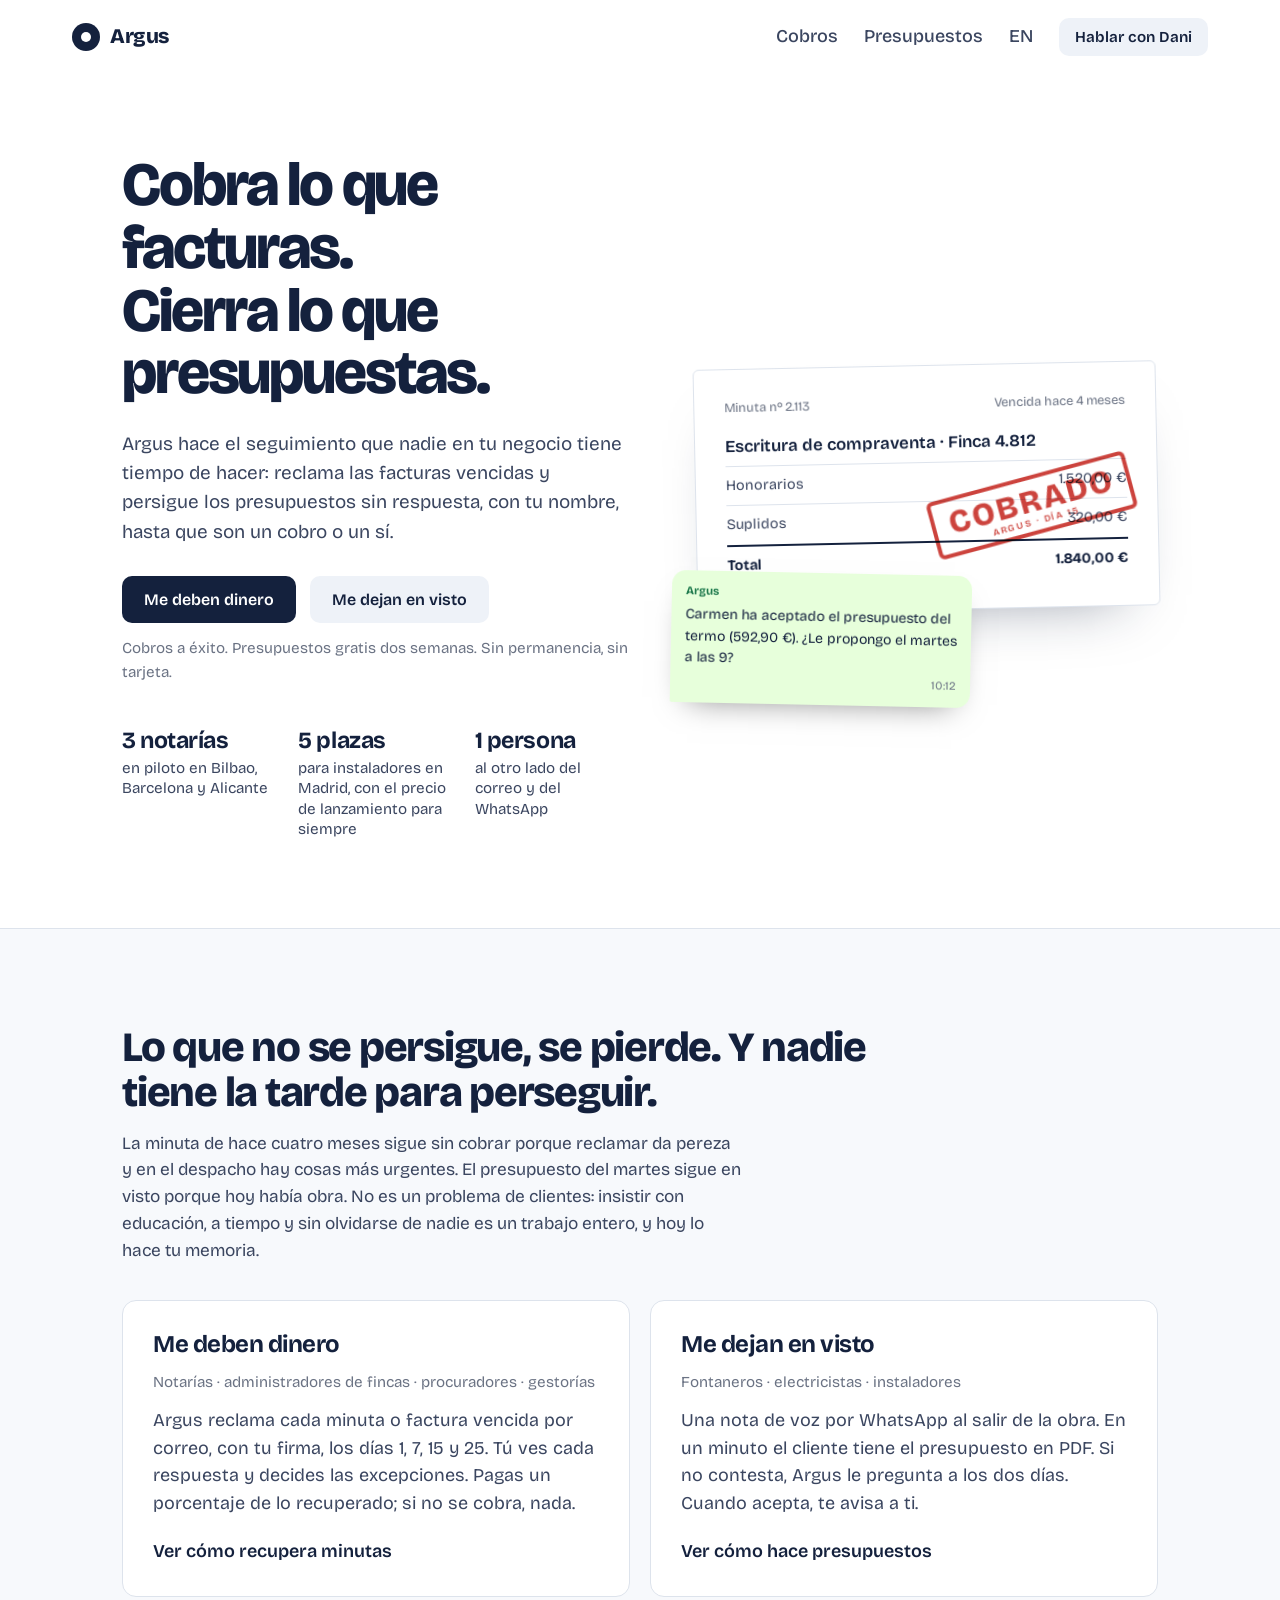
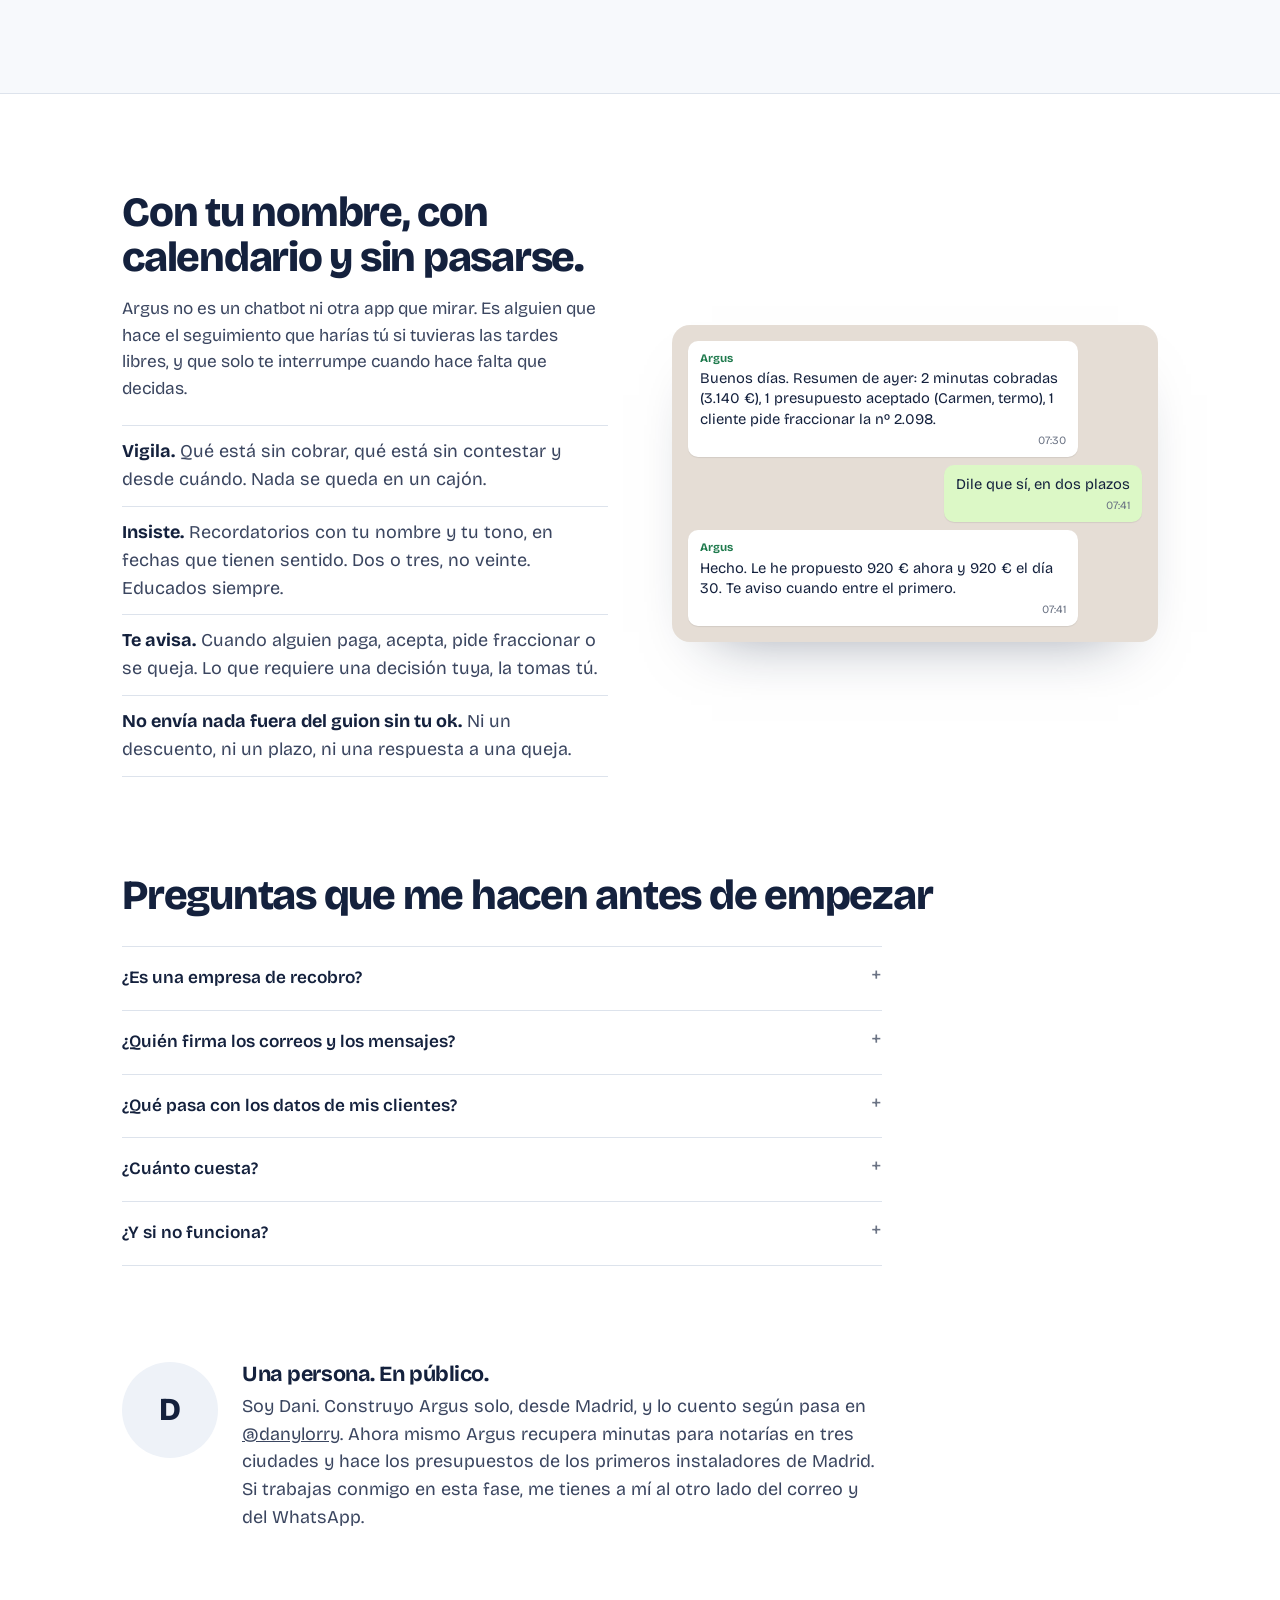
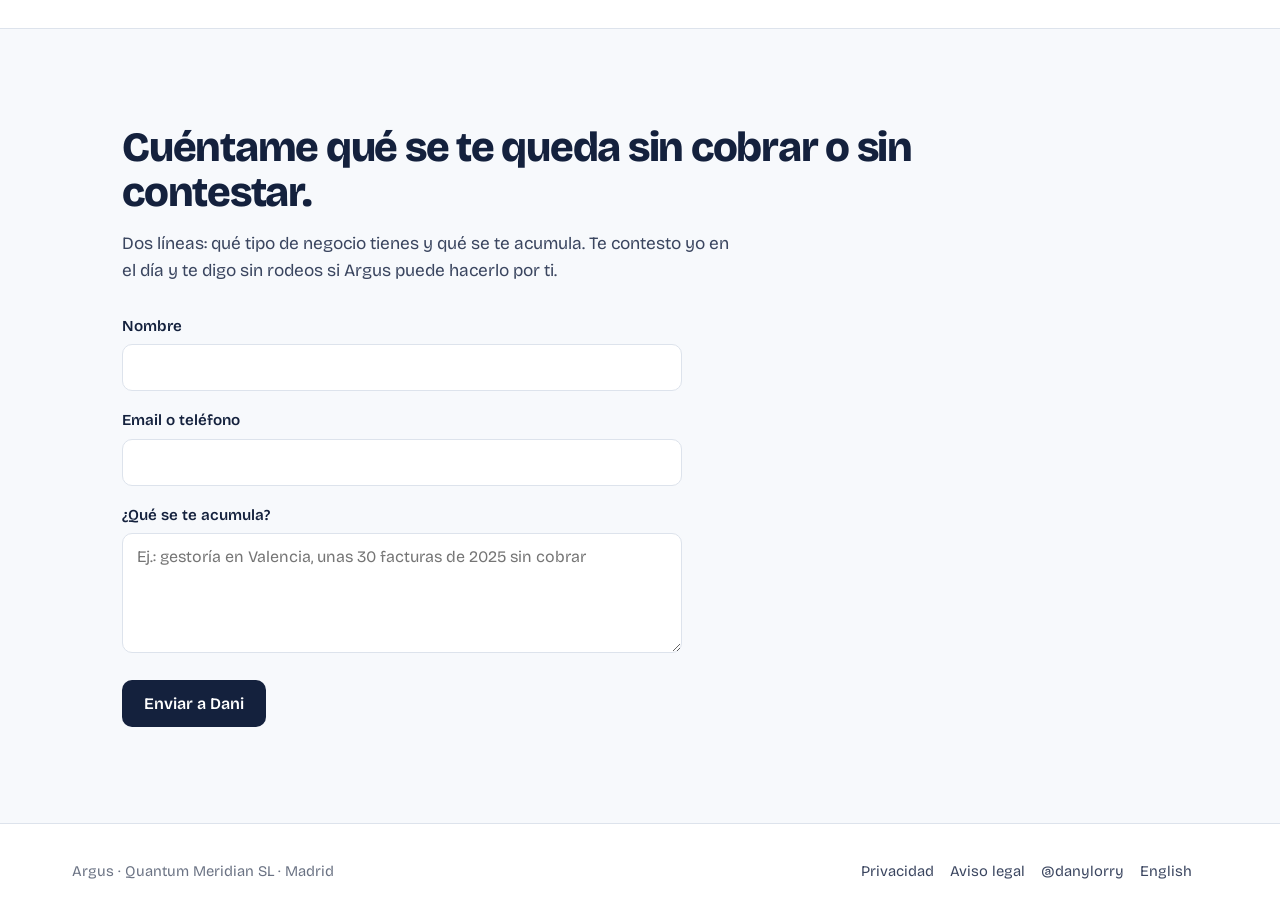
<file: index.html>
<!DOCTYPE html>
<html lang="es">
<head>
  <meta charset="UTF-8">
  <meta name="viewport" content="width=device-width, initial-scale=1.0">
  <title>Argus — Cobra lo que facturas. Cierra lo que presupuestas.</title>
  <meta name="description" content="Argus hace el seguimiento que nadie en tu negocio tiene tiempo de hacer: reclama las facturas vencidas y persigue los presupuestos sin respuesta, con tu nombre, hasta que son un cobro o un sí. Para notarías, fincas, procuradores, gestorías e instaladores.">
  <meta property="og:title" content="Argus — Cobra lo que facturas. Cierra lo que presupuestas.">
  <meta property="og:description" content="El seguimiento que nadie hace, hecho. Facturas vencidas cobradas y presupuestos sin respuesta cerrados, con tu nombre.">
  <meta property="og:type" content="website">
  <meta property="og:url" content="https://byargus.com/">
  <meta property="og:site_name" content="Argus">
  <meta property="og:locale" content="es_ES">
  <meta property="og:image" content="https://byargus.com/assets/eye.png">
  <meta name="twitter:card" content="summary">
  <meta name="twitter:site" content="@danylorry">
  <link rel="canonical" href="https://byargus.com/">
  <link rel="alternate" hreflang="es" href="https://byargus.com/">
  <link rel="alternate" hreflang="en" href="https://byargus.com/en/">
  <link rel="alternate" hreflang="x-default" href="https://byargus.com/">
  <link rel="icon" type="image/svg+xml" href="/assets/eye.svg">
  <link rel="icon" type="image/png" href="/assets/eye.png">
  <link rel="apple-touch-icon" href="/assets/eye.png">
  <link rel="preconnect" href="https://fonts.googleapis.com">
  <link rel="preconnect" href="https://fonts.gstatic.com" crossorigin>
  <link href="https://fonts.googleapis.com/css2?family=Bricolage+Grotesque:opsz,wght@12..96,400;12..96,500;12..96,600;12..96,700;12..96,800&display=swap" rel="stylesheet">
  <link rel="stylesheet" href="/assets/styles.css">
  <script type="application/ld+json">
  {"@context":"https://schema.org","@type":"Organization","name":"Argus","legalName":"Quantum Meridian SL","url":"https://byargus.com","description":"Argus reclama facturas vencidas y persigue presupuestos sin respuesta por cuenta de pequeños despachos y profesionales en España.","areaServed":"ES"}
  </script>
</head>
<body>

<header class="head">
  <a class="brand" href="/"><i></i>Argus</a>
  <nav class="nav">
    <a href="/cobros/">Cobros</a>
    <a href="/instaladores/">Presupuestos</a>
    <a href="/en/" lang="en">EN</a>
    <a class="btn light sm" href="#contacto">Hablar con Dani</a>
  </nav>
</header>

<main>
  <div class="wrap">
    <section class="hero">
      <div>
        <h1><span>Cobra lo que facturas.</span><span>Cierra lo que presupuestas.</span></h1>
        <p class="sub">Argus hace el seguimiento que nadie en tu negocio tiene tiempo de hacer: reclama las facturas vencidas y persigue los presupuestos sin respuesta, con tu nombre, hasta que son un cobro o un sí.</p>
        <div class="row">
          <a class="btn" href="/cobros/">Me deben dinero</a>
          <a class="btn light" href="/instaladores/">Me dejan en visto</a>
        </div>
        <p class="note">Cobros a éxito. Presupuestos gratis dos semanas. Sin permanencia, sin tarjeta.</p>
        <div class="proof">
          <div><b>3 notarías</b>en piloto en Bilbao, Barcelona y Alicante</div>
          <div><b>5 plazas</b>para instaladores en Madrid, con el precio de lanzamiento para siempre</div>
          <div><b>1 persona</b>al otro lado del correo y del WhatsApp</div>
        </div>
      </div>
      <div class="scene">
        <div class="doc" aria-hidden="true">
          <div class="h"><span>Minuta nº 2.113</span><span>Vencida hace 4 meses</span></div>
          <div class="t">Escritura de compraventa · Finca 4.812</div>
          <div class="l"><span>Honorarios</span><span>1.520,00 €</span></div>
          <div class="l"><span>Suplidos</span><span>320,00 €</span></div>
          <div class="l total"><span>Total</span><span>1.840,00 €</span></div>
          <div class="stamp">COBRADO<small>ARGUS · DÍA 15</small></div>
        </div>
        <div class="bubble" aria-hidden="true"><b>Argus</b>Carmen ha aceptado el presupuesto del termo (592,90 €). ¿Le propongo el martes a las 9?<span class="tm">10:12</span></div>
      </div>
    </section>
  </div>

  <div class="band">
    <div class="wrap">
      <section>
        <h2>Lo que no se persigue, se pierde. Y nadie tiene la tarde para perseguir.</h2>
        <p class="lede">La minuta de hace cuatro meses sigue sin cobrar porque reclamar da pereza y en el despacho hay cosas más urgentes. El presupuesto del martes sigue en visto porque hoy había obra. No es un problema de clientes: insistir con educación, a tiempo y sin olvidarse de nadie es un trabajo entero, y hoy lo hace tu memoria.</p>
        <div class="paths">
          <a class="path" href="/cobros/">
            <h3>Me deben dinero</h3>
            <div class="who">Notarías · administradores de fincas · procuradores · gestorías</div>
            <p>Argus reclama cada minuta o factura vencida por correo, con tu firma, los días 1, 7, 15 y 25. Tú ves cada respuesta y decides las excepciones. Pagas un porcentaje de lo recuperado; si no se cobra, nada.</p>
            <span class="go">Ver cómo recupera minutas</span>
          </a>
          <a class="path" href="/instaladores/">
            <h3>Me dejan en visto</h3>
            <div class="who">Fontaneros · electricistas · instaladores</div>
            <p>Una nota de voz por WhatsApp al salir de la obra. En un minuto el cliente tiene el presupuesto en PDF. Si no contesta, Argus le pregunta a los dos días. Cuando acepta, te avisa a ti.</p>
            <span class="go">Ver cómo hace presupuestos</span>
          </a>
        </div>
      </section>
    </div>
  </div>

  <div class="wrap">
    <section class="two">
      <div>
        <h2>Con tu nombre, con calendario y sin pasarse.</h2>
        <p class="lede">Argus no es un chatbot ni otra app que mirar. Es alguien que hace el seguimiento que harías tú si tuvieras las tardes libres, y que solo te interrumpe cuando hace falta que decidas.</p>
        <ul class="nolist">
          <li><b>Vigila.</b> Qué está sin cobrar, qué está sin contestar y desde cuándo. Nada se queda en un cajón.</li>
          <li><b>Insiste.</b> Recordatorios con tu nombre y tu tono, en fechas que tienen sentido. Dos o tres, no veinte. Educados siempre.</li>
          <li><b>Te avisa.</b> Cuando alguien paga, acepta, pide fraccionar o se queja. Lo que requiere una decisión tuya, la tomas tú.</li>
          <li><b>No envía nada fuera del guion sin tu ok.</b> Ni un descuento, ni un plazo, ni una respuesta a una queja.</li>
        </ul>
      </div>
      <div class="chat" aria-label="Ejemplo de aviso de Argus">
        <div class="m"><span class="who">Argus</span>Buenos días. Resumen de ayer: 2 minutas cobradas (3.140 €), 1 presupuesto aceptado (Carmen, termo), 1 cliente pide fraccionar la nº 2.098.<span class="t">07:30</span></div>
        <div class="m me">Dile que sí, en dos plazos<span class="t">07:41</span></div>
        <div class="m"><span class="who">Argus</span>Hecho. Le he propuesto 920 € ahora y 920 € el día 30. Te aviso cuando entre el primero.<span class="t">07:41</span></div>
      </div>
    </section>

    <section class="tight">
      <h2>Preguntas que me hacen antes de empezar</h2>
      <div class="faq">
        <details><summary>¿Es una empresa de recobro?</summary><p>No. Argus no amenaza, no llama a horas raras y no mete a nadie en ficheros de morosos. Hace el seguimiento educado y sistemático que harías tú: recordatorios con tu nombre, factura adjunta, propuesta de fecha. Si una deuda necesita otra vía, te lo dice y se aparta.</p></details>
        <details><summary>¿Quién firma los correos y los mensajes?</summary><p>Tú. Los correos salen con tu nombre y el de tu despacho, desde una cuenta separada que no mezcla nada con tu correo habitual. Los presupuestos llevan tu nombre, tu NIF y tus condiciones. Apruebas los textos tipo antes de que salga el primero.</p></details>
        <details><summary>¿Qué pasa con los datos de mis clientes?</summary><p>Firmamos un contrato de encargado del tratamiento (art. 28 RGPD) antes de recibir un solo dato. Los ficheros se reciben cifrados con contraseña, se alojan en la UE y se devuelven o destruyen al terminar. Tus clientes de confianza van en una lista de intocables que no recibe ni un recordatorio.</p></details>
        <details><summary>¿Cuánto cuesta?</summary><p>En cobros, un porcentaje de lo que se recupera y nada si no se cobra; el porcentaje depende del volumen y la antigüedad, y te lo digo en la primera llamada. En presupuestos, dos semanas gratis y después una cuota mensual fija, sin permanencia. Los cinco primeros instaladores se quedan con el precio de lanzamiento para siempre.</p></details>
        <details><summary>¿Y si no funciona?</summary><p>Lo paras cuando quieras. No hay permanencia, no hay tarjeta por delante, y el expediente de cada factura y cada presupuesto es tuyo.</p></details>
      </div>
    </section>

    <section class="tight">
      <div class="dani">
        <div class="av" aria-hidden="true">D</div>
        <div>
          <h3>Una persona. En público.</h3>
          <p>Soy Dani. Construyo Argus solo, desde Madrid, y lo cuento según pasa en <a href="https://x.com/danylorry" style="text-decoration:underline">@danylorry</a>. Ahora mismo Argus recupera minutas para notarías en tres ciudades y hace los presupuestos de los primeros instaladores de Madrid. Si trabajas conmigo en esta fase, me tienes a mí al otro lado del correo y del WhatsApp.</p>
        </div>
      </div>
    </section>
  </div>

  <section class="contact" id="contacto">
    <div class="wrap">
      <h2>Cuéntame qué se te queda sin cobrar o sin contestar.</h2>
      <p class="lede">Dos líneas: qué tipo de negocio tienes y qué se te acumula. Te contesto yo en el día y te digo sin rodeos si Argus puede hacerlo por ti.</p>
      <form action="/gracias/" method="POST" name="waitlist" data-netlify="true" netlify-honeypot="bot-field">
        <input type="hidden" name="form-name" value="waitlist">
        <div class="hp"><label for="bot-field">No rellenes esto</label><input id="bot-field" name="bot-field"></div>
        <label for="name">Nombre</label>
        <input id="name" name="name" type="text" required>
        <label for="email">Email o teléfono</label>
        <input id="email" name="email" type="text" required>
        <label for="message">¿Qué se te acumula?</label>
        <textarea id="message" name="message" required placeholder="Ej.: gestoría en Valencia, unas 30 facturas de 2025 sin cobrar"></textarea>
        <button class="btn" type="submit">Enviar a Dani</button>
      </form>
    </div>
  </section>
</main>

<footer class="foot">
  <span>Argus · Quantum Meridian SL · Madrid</span>
  <span><a href="/privacidad/">Privacidad</a><a href="/aviso-legal/">Aviso legal</a><a href="https://x.com/danylorry">@danylorry</a><a href="/en/" lang="en">English</a></span>
</footer>

</body>
</html>
</file>
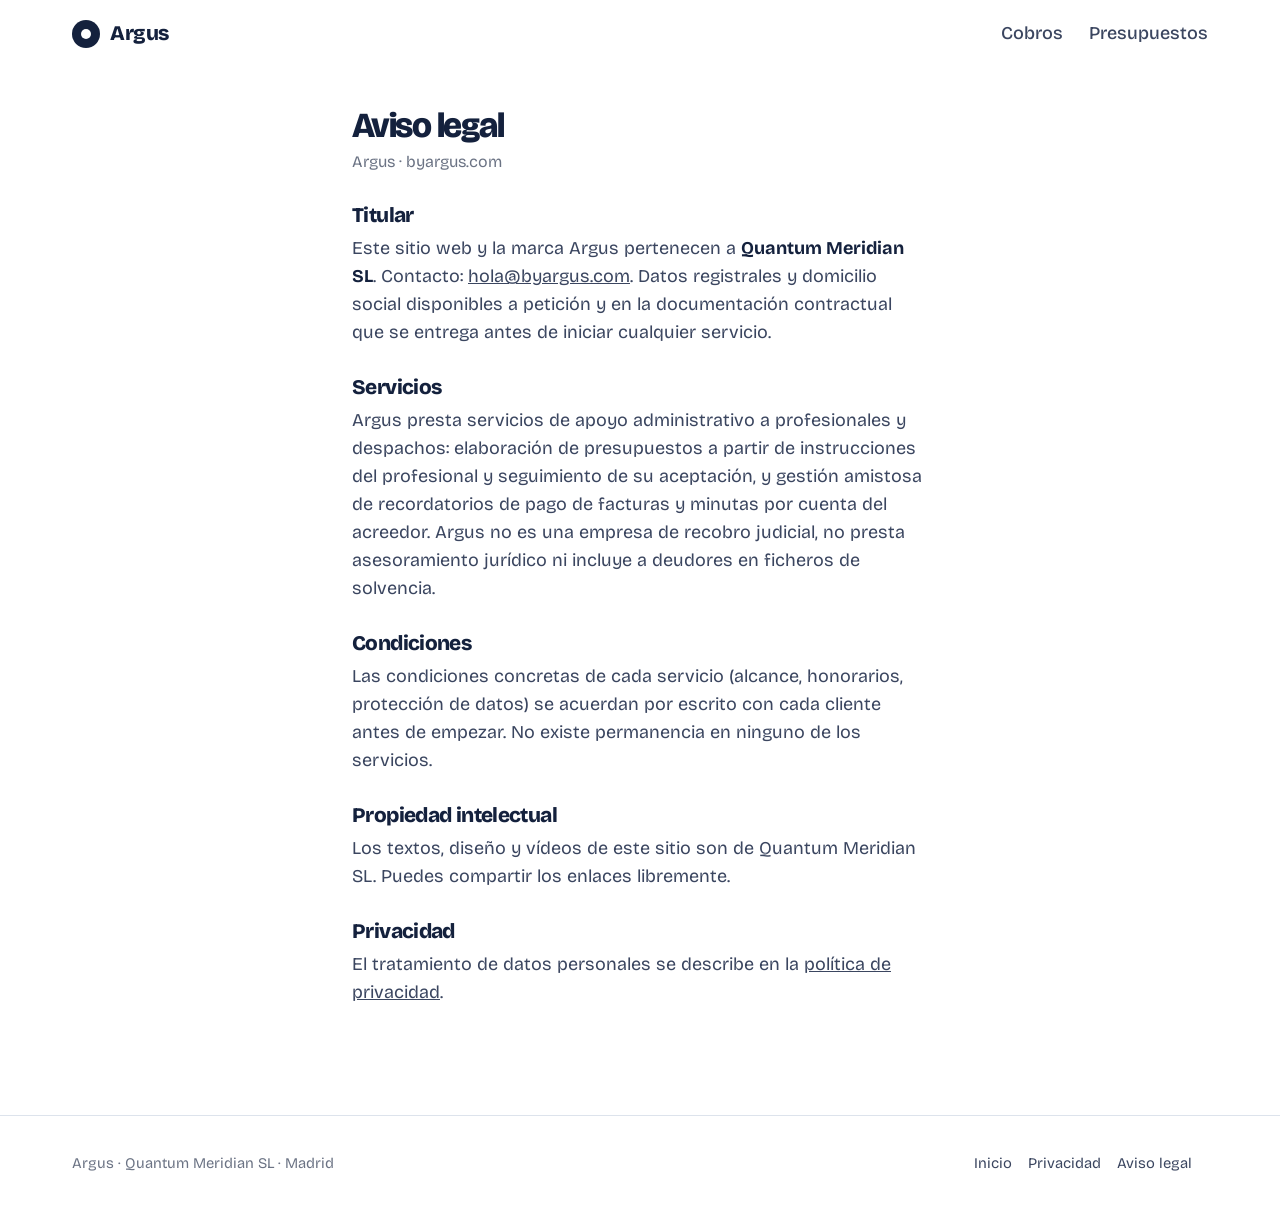
<file: aviso-legal/index.html>
<!DOCTYPE html>
<html lang="es">
<head>
  <meta charset="UTF-8">
  <meta name="viewport" content="width=device-width, initial-scale=1.0">
  <title>Aviso legal · Argus</title>
  <meta name="robots" content="noindex">
  <link rel="icon" type="image/svg+xml" href="/assets/eye.svg">
  <link rel="preconnect" href="https://fonts.googleapis.com">
  <link rel="preconnect" href="https://fonts.gstatic.com" crossorigin>
  <link href="https://fonts.googleapis.com/css2?family=Bricolage+Grotesque:opsz,wght@12..96,400;12..96,500;12..96,600;12..96,700;12..96,800&display=swap" rel="stylesheet">
  <link rel="stylesheet" href="/assets/styles.css">
</head>
<body>
<header class="head">
  <a class="brand" href="/"><i></i>Argus</a>
  <nav class="nav"><a href="/cobros/">Cobros</a><a href="/instaladores/">Presupuestos</a></nav>
</header>
<main class="legal">
  <h1>Aviso legal</h1>
  <p class="sub">Argus · byargus.com</p>
  <h2>Titular</h2>
  <p>Este sitio web y la marca Argus pertenecen a <strong>Quantum Meridian SL</strong>. Contacto: <a href="mailto:hola@byargus.com">hola@byargus.com</a>. Datos registrales y domicilio social disponibles a petición y en la documentación contractual que se entrega antes de iniciar cualquier servicio.</p>
  <h2>Servicios</h2>
  <p>Argus presta servicios de apoyo administrativo a profesionales y despachos: elaboración de presupuestos a partir de instrucciones del profesional y seguimiento de su aceptación, y gestión amistosa de recordatorios de pago de facturas y minutas por cuenta del acreedor. Argus no es una empresa de recobro judicial, no presta asesoramiento jurídico ni incluye a deudores en ficheros de solvencia.</p>
  <h2>Condiciones</h2>
  <p>Las condiciones concretas de cada servicio (alcance, honorarios, protección de datos) se acuerdan por escrito con cada cliente antes de empezar. No existe permanencia en ninguno de los servicios.</p>
  <h2>Propiedad intelectual</h2>
  <p>Los textos, diseño y vídeos de este sitio son de Quantum Meridian SL. Puedes compartir los enlaces libremente.</p>
  <h2>Privacidad</h2>
  <p>El tratamiento de datos personales se describe en la <a href="/privacidad/">política de privacidad</a>.</p>
</main>
<footer class="foot">
  <span>Argus · Quantum Meridian SL · Madrid</span>
  <span><a href="/">Inicio</a><a href="/privacidad/">Privacidad</a><a href="/aviso-legal/">Aviso legal</a></span>
</footer>
</body>
</html>
</file>
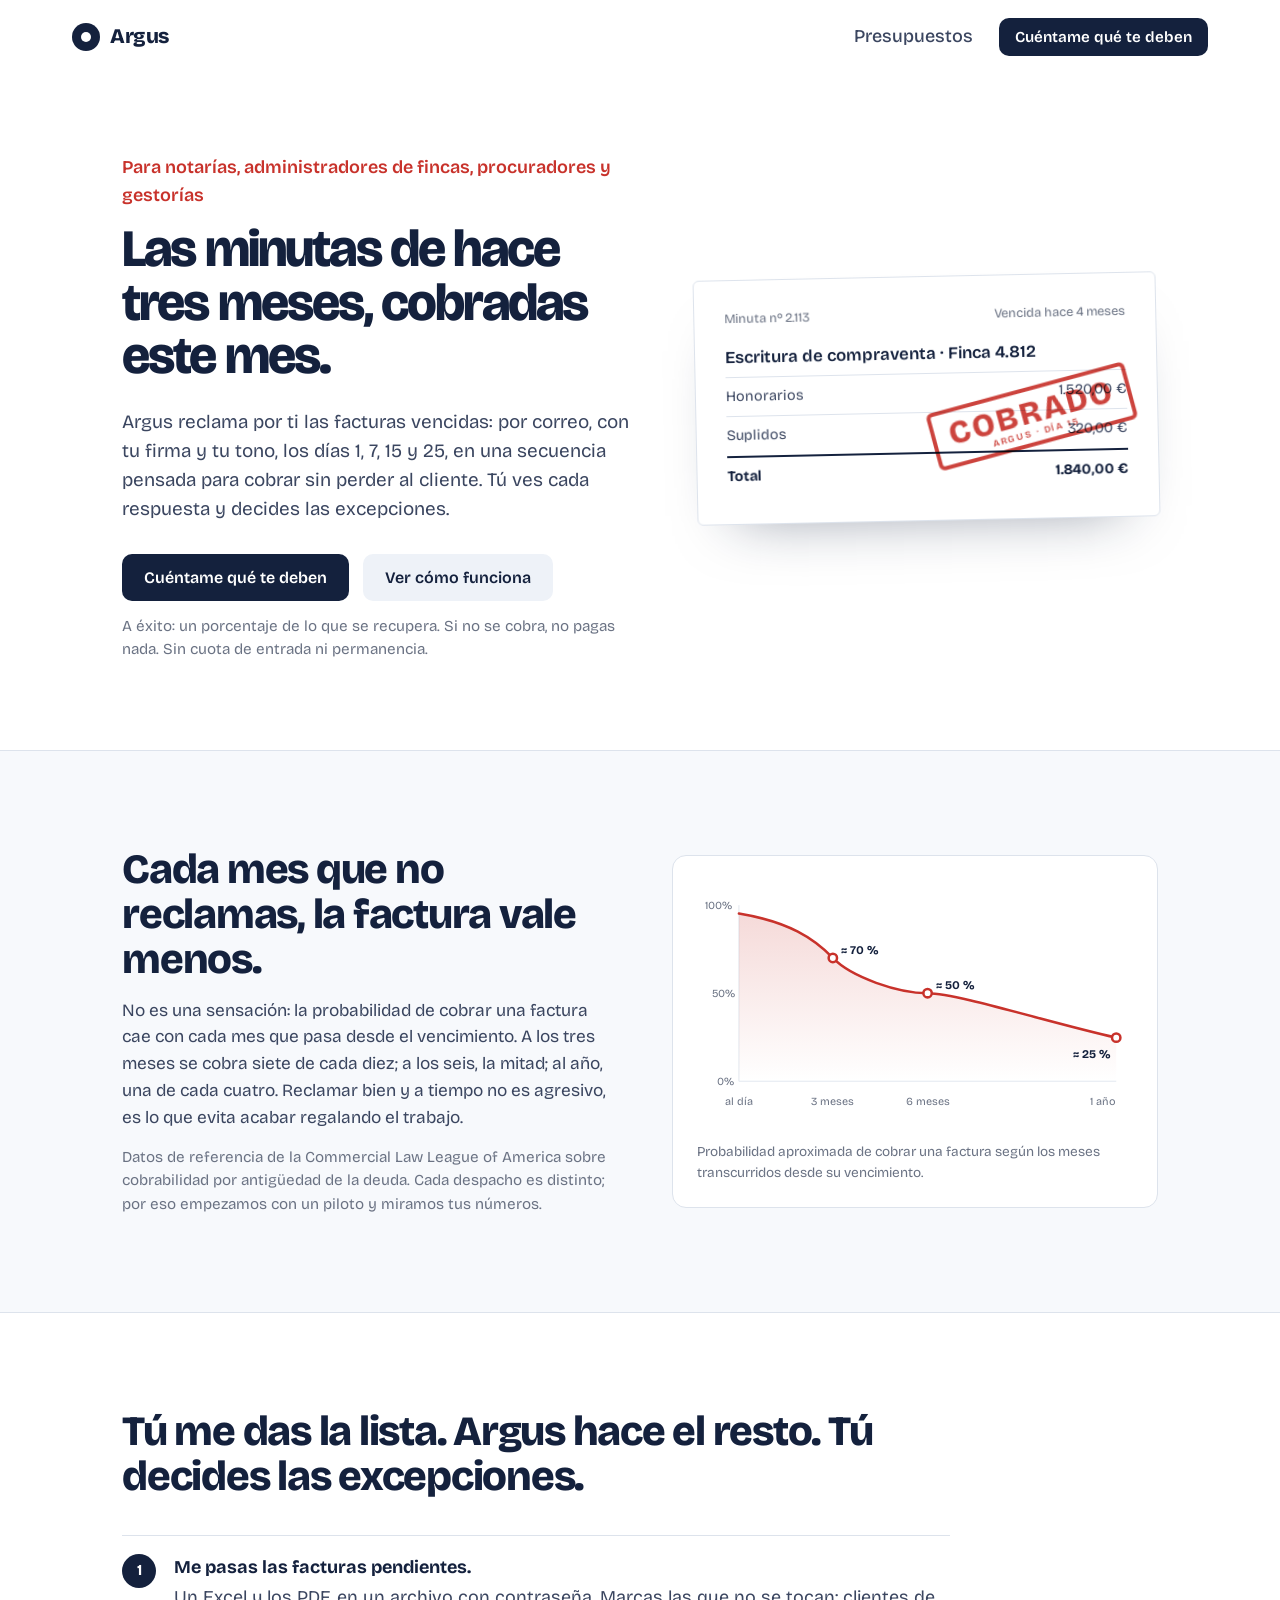
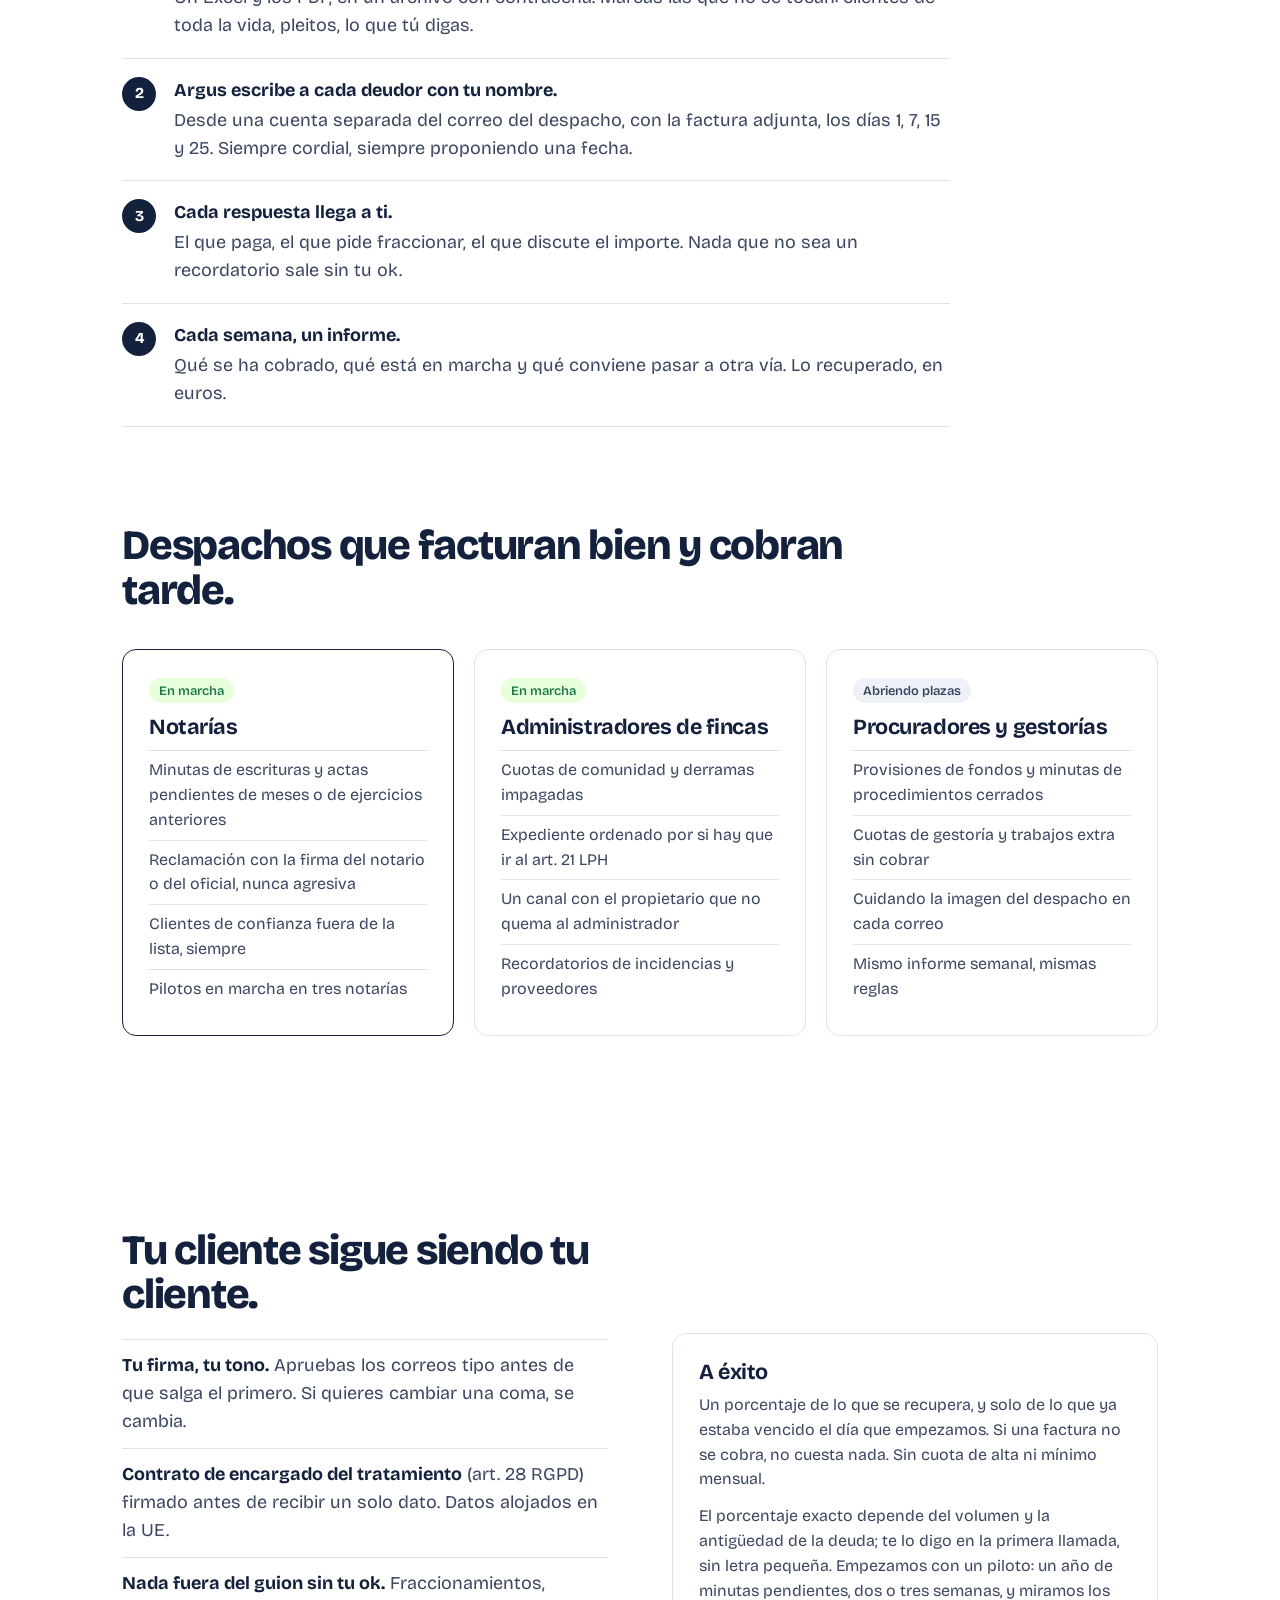
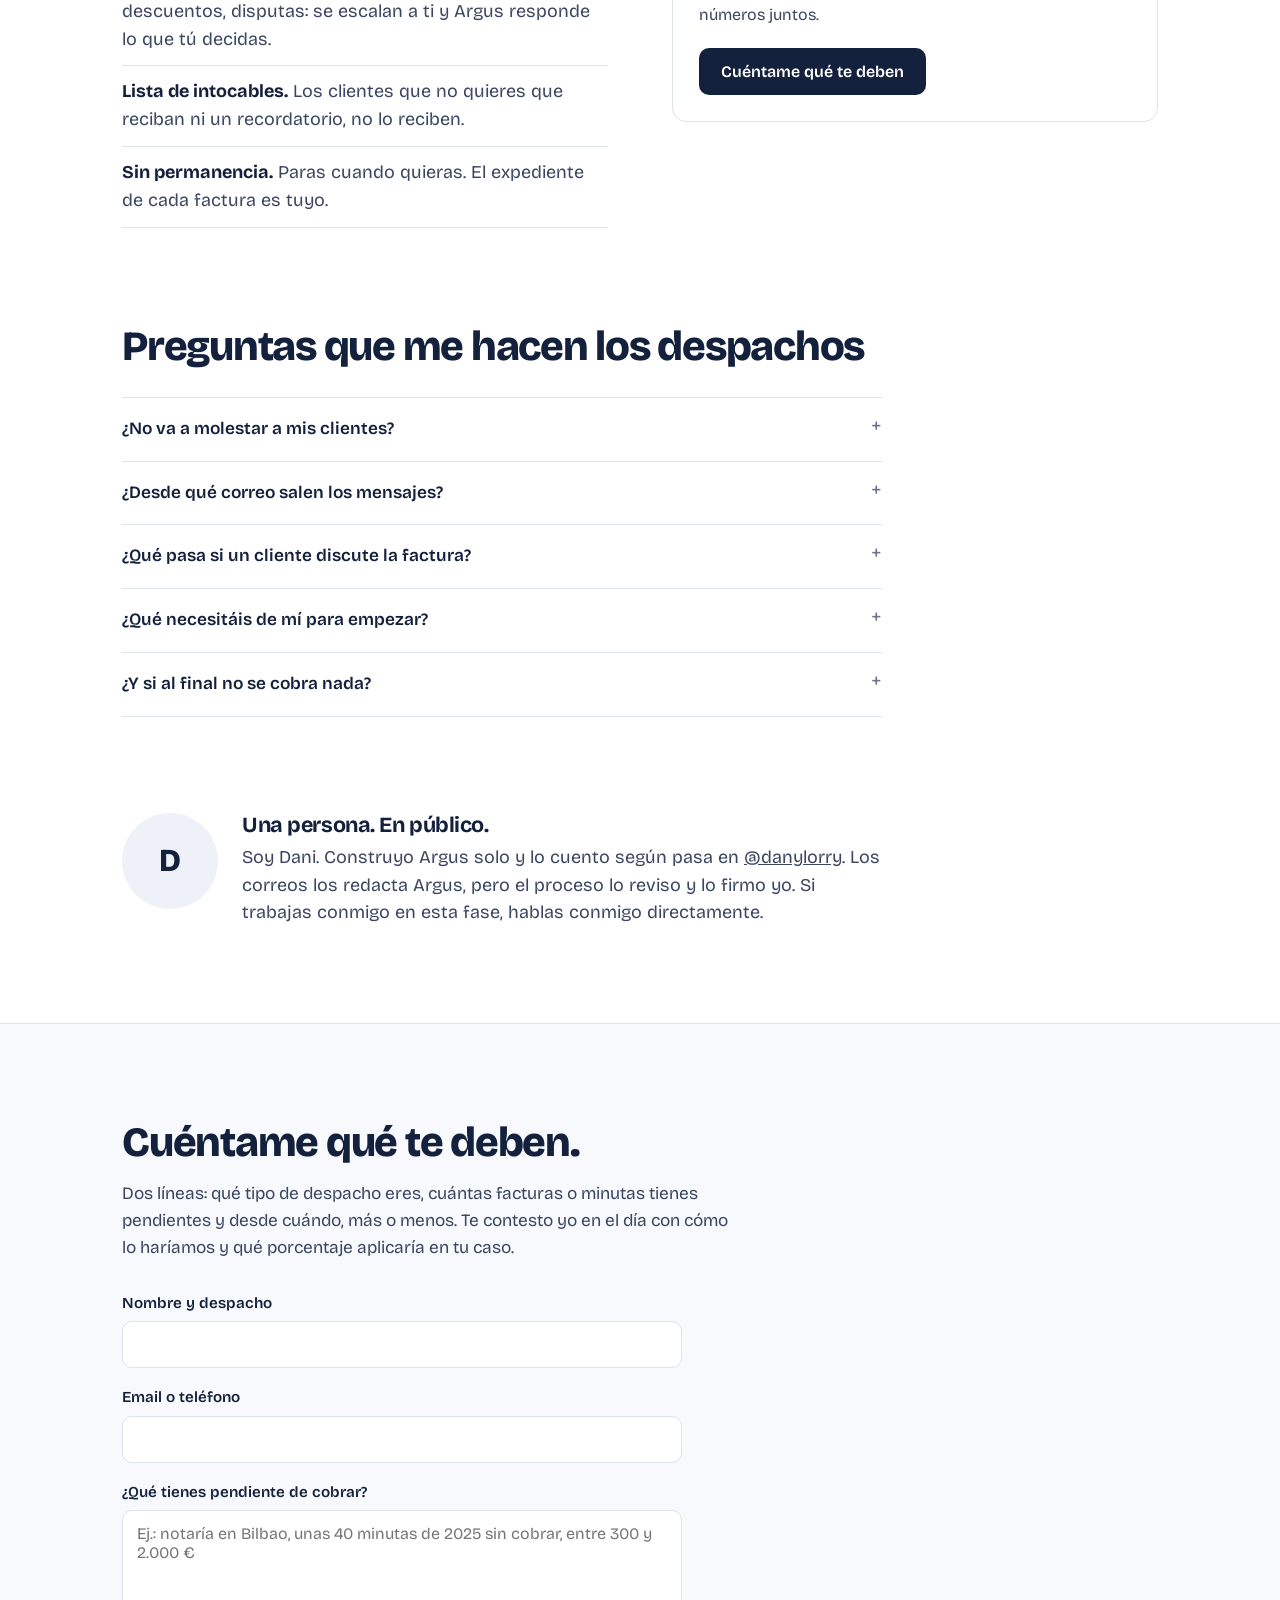
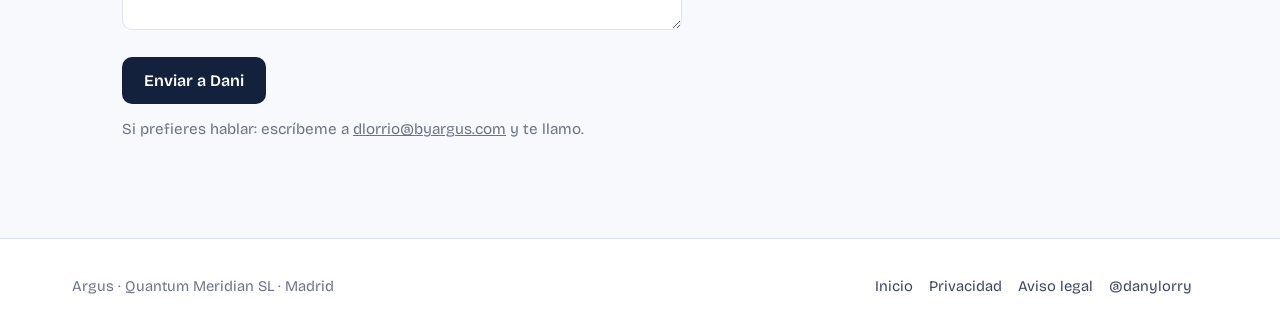
<file: cobros/index.html>
<!DOCTYPE html>
<html lang="es">
<head>
  <meta charset="UTF-8">
  <meta name="viewport" content="width=device-width, initial-scale=1.0">
  <title>Argus — Las minutas de hace tres meses, cobradas este mes</title>
  <meta name="description" content="Argus reclama por ti las minutas y facturas vencidas: por correo, con tu firma, los días 1, 7, 15 y 25, sin perder al cliente. Para notarías, administradores de fincas, procuradores y gestorías. A éxito: un porcentaje de lo recuperado, nada si no se cobra.">
  <meta property="og:title" content="Argus — Las minutas de hace tres meses, cobradas este mes">
  <meta property="og:description" content="Recobro amistoso con tu firma. Tú decides las excepciones. A éxito, sin cuota.">
  <meta property="og:type" content="website">
  <meta property="og:url" content="https://byargus.com/cobros/">
  <meta property="og:site_name" content="Argus">
  <meta property="og:locale" content="es_ES">
  <meta property="og:image" content="https://byargus.com/assets/eye.png">
  <meta name="twitter:card" content="summary">
  <link rel="canonical" href="https://byargus.com/cobros/">
  <link rel="icon" type="image/svg+xml" href="/assets/eye.svg">
  <link rel="icon" type="image/png" href="/assets/eye.png">
  <link rel="preconnect" href="https://fonts.googleapis.com">
  <link rel="preconnect" href="https://fonts.gstatic.com" crossorigin>
  <link href="https://fonts.googleapis.com/css2?family=Bricolage+Grotesque:opsz,wght@12..96,400;12..96,500;12..96,600;12..96,700;12..96,800&display=swap" rel="stylesheet">
  <link rel="stylesheet" href="/assets/styles.css">
  <script type="application/ld+json">
  {"@context":"https://schema.org","@type":"Service","serviceType":"Recobro amistoso de minutas y facturas vencidas","name":"Argus · Cobros","areaServed":"ES","provider":{"@type":"Organization","name":"Quantum Meridian SL","url":"https://byargus.com"}}
  </script>
</head>
<body>

<header class="head">
  <a class="brand" href="/"><i></i>Argus</a>
  <nav class="nav">
    <a href="/instaladores/">Presupuestos</a>
    <a class="btn sm" href="#contacto">Cuéntame qué te deben</a>
  </nav>
</header>

<main>
  <div class="wrap">
    <section class="hero">
      <div>
        <p class="kicker">Para notarías, administradores de fincas, procuradores y gestorías</p>
        <h1 class="long">Las minutas de hace tres meses, cobradas este mes.</h1>
        <p class="sub">Argus reclama por ti las facturas vencidas: por correo, con tu firma y tu tono, los días 1, 7, 15 y 25, en una secuencia pensada para cobrar sin perder al cliente. Tú ves cada respuesta y decides las excepciones.</p>
        <div class="row">
          <a class="btn" href="#contacto">Cuéntame qué te deben</a>
          <a class="btn light" href="#como">Ver cómo funciona</a>
        </div>
        <p class="note">A éxito: un porcentaje de lo que se recupera. Si no se cobra, no pagas nada. Sin cuota de entrada ni permanencia.</p>
      </div>
      <div class="scene">
        <div class="doc" aria-hidden="true">
          <div class="h"><span>Minuta nº 2.113</span><span>Vencida hace 4 meses</span></div>
          <div class="t">Escritura de compraventa · Finca 4.812</div>
          <div class="l"><span>Honorarios</span><span>1.520,00 €</span></div>
          <div class="l"><span>Suplidos</span><span>320,00 €</span></div>
          <div class="l total"><span>Total</span><span>1.840,00 €</span></div>
          <div class="stamp">COBRADO<small>ARGUS · DÍA 15</small></div>
        </div>
      </div>
    </section>
  </div>

  <div class="band">
    <div class="wrap">
      <section class="two">
        <div>
          <h2>Cada mes que no reclamas, la factura vale menos.</h2>
          <p class="lede">No es una sensación: la probabilidad de cobrar una factura cae con cada mes que pasa desde el vencimiento. A los tres meses se cobra siete de cada diez; a los seis, la mitad; al año, una de cada cuatro. Reclamar bien y a tiempo no es agresivo, es lo que evita acabar regalando el trabajo.</p>
          <p class="note">Datos de referencia de la Commercial Law League of America sobre cobrabilidad por antigüedad de la deuda. Cada despacho es distinto; por eso empezamos con un piloto y miramos tus números.</p>
        </div>
        <div class="chart" aria-label="Probabilidad de cobro según la antigüedad de la factura">
          <svg viewBox="0 0 520 300" role="img">
            <defs><linearGradient id="g" x1="0" x2="0" y1="0" y2="1"><stop offset="0" stop-color="#c8322b" stop-opacity=".18"/><stop offset="1" stop-color="#c8322b" stop-opacity="0"/></linearGradient></defs>
            <g font-family="Bricolage Grotesque, sans-serif" font-size="13" fill="#6b7384">
              <line x1="50" y1="30" x2="50" y2="240" stroke="#dde3ec"/>
              <line x1="50" y1="240" x2="500" y2="240" stroke="#dde3ec"/>
              <text x="10" y="35">100%</text><text x="18" y="140">50%</text><text x="24" y="244">0%</text>
              <text x="50" y="268" text-anchor="middle">al día</text>
              <text x="162" y="268" text-anchor="middle">3 meses</text>
              <text x="275" y="268" text-anchor="middle">6 meses</text>
              <text x="500" y="268" text-anchor="end">1 año</text>
            </g>
            <path d="M50 40 C 110 50, 140 70, 162 93 S 240 135, 275 135 S 420 170, 500 188 L500 240 L50 240 Z" fill="url(#g)"/>
            <path d="M50 40 C 110 50, 140 70, 162 93 S 240 135, 275 135 S 420 170, 500 188" fill="none" stroke="#c8322b" stroke-width="3" stroke-linecap="round"/>
            <g font-family="Bricolage Grotesque, sans-serif" font-size="14" font-weight="700" fill="#14213d">
              <circle cx="162" cy="93" r="5" fill="#fff" stroke="#c8322b" stroke-width="3"/><text x="172" y="88">≈ 70 %</text>
              <circle cx="275" cy="135" r="5" fill="#fff" stroke="#c8322b" stroke-width="3"/><text x="285" y="130">≈ 50 %</text>
              <circle cx="500" cy="188" r="5" fill="#fff" stroke="#c8322b" stroke-width="3"/><text x="492" y="212" text-anchor="end">≈ 25 %</text>
            </g>
          </svg>
          <p class="cap">Probabilidad aproximada de cobrar una factura según los meses transcurridos desde su vencimiento.</p>
        </div>
      </section>
    </div>
  </div>

  <div class="wrap">
    <section id="como">
      <h2>Tú me das la lista. Argus hace el resto. Tú decides las excepciones.</h2>
      <ol class="steps">
        <li><div><b>Me pasas las facturas pendientes.</b> Un Excel y los PDF, en un archivo con contraseña. Marcas las que no se tocan: clientes de toda la vida, pleitos, lo que tú digas.</div></li>
        <li><div><b>Argus escribe a cada deudor con tu nombre.</b> Desde una cuenta separada del correo del despacho, con la factura adjunta, los días 1, 7, 15 y 25. Siempre cordial, siempre proponiendo una fecha.</div></li>
        <li><div><b>Cada respuesta llega a ti.</b> El que paga, el que pide fraccionar, el que discute el importe. Nada que no sea un recordatorio sale sin tu ok.</div></li>
        <li><div><b>Cada semana, un informe.</b> Qué se ha cobrado, qué está en marcha y qué conviene pasar a otra vía. Lo recuperado, en euros.</div></li>
      </ol>
    </section>

    <section class="tight">
      <h2>Despachos que facturan bien y cobran tarde.</h2>
      <div class="grid3">
        <div class="card now">
          <span class="pill">En marcha</span>
          <h3>Notarías</h3>
          <ul>
            <li>Minutas de escrituras y actas pendientes de meses o de ejercicios anteriores</li>
            <li>Reclamación con la firma del notario o del oficial, nunca agresiva</li>
            <li>Clientes de confianza fuera de la lista, siempre</li>
            <li>Pilotos en marcha en tres notarías</li>
          </ul>
        </div>
        <div class="card">
          <span class="pill">En marcha</span>
          <h3>Administradores de fincas</h3>
          <ul>
            <li>Cuotas de comunidad y derramas impagadas</li>
            <li>Expediente ordenado por si hay que ir al art. 21 LPH</li>
            <li>Un canal con el propietario que no quema al administrador</li>
            <li>Recordatorios de incidencias y proveedores</li>
          </ul>
        </div>
        <div class="card">
          <span class="pill soon">Abriendo plazas</span>
          <h3>Procuradores y gestorías</h3>
          <ul>
            <li>Provisiones de fondos y minutas de procedimientos cerrados</li>
            <li>Cuotas de gestoría y trabajos extra sin cobrar</li>
            <li>Cuidando la imagen del despacho en cada correo</li>
            <li>Mismo informe semanal, mismas reglas</li>
          </ul>
        </div>
      </div>
    </section>

    <section class="two">
      <div>
        <h2>Tu cliente sigue siendo tu cliente.</h2>
        <ul class="nolist">
          <li><b>Tu firma, tu tono.</b> Apruebas los correos tipo antes de que salga el primero. Si quieres cambiar una coma, se cambia.</li>
          <li><b>Contrato de encargado del tratamiento</b> (art. 28 RGPD) firmado antes de recibir un solo dato. Datos alojados en la UE.</li>
          <li><b>Nada fuera del guion sin tu ok.</b> Fraccionamientos, descuentos, disputas: se escalan a ti y Argus responde lo que tú decidas.</li>
          <li><b>Lista de intocables.</b> Los clientes que no quieres que reciban ni un recordatorio, no lo reciben.</li>
          <li><b>Sin permanencia.</b> Paras cuando quieras. El expediente de cada factura es tuyo.</li>
        </ul>
      </div>
      <div class="card">
        <h3>A éxito</h3>
        <p>Un porcentaje de lo que se recupera, y solo de lo que ya estaba vencido el día que empezamos. Si una factura no se cobra, no cuesta nada. Sin cuota de alta ni mínimo mensual.</p>
        <p style="margin-top:12px">El porcentaje exacto depende del volumen y la antigüedad de la deuda; te lo digo en la primera llamada, sin letra pequeña. Empezamos con un piloto: un año de minutas pendientes, dos o tres semanas, y miramos los números juntos.</p>
        <p style="margin-top:20px"><a class="btn" href="#contacto">Cuéntame qué te deben</a></p>
      </div>
    </section>

    <section class="tight">
      <h2>Preguntas que me hacen los despachos</h2>
      <div class="faq">
        <details><summary>¿No va a molestar a mis clientes?</summary><p>El tono es el tuyo y la cadencia es la que usarías tú: cuatro correos en un mes, educados, con la factura delante y una fecha propuesta. Nadie recibe más de eso. Y tus clientes de confianza van en la lista de intocables desde el primer día.</p></details>
        <details><summary>¿Desde qué correo salen los mensajes?</summary><p>Desde una cuenta externa creada para tu despacho, firmada con tu nombre. No se toca tu correo ni el del despacho, y así ninguna respuesta se pierde entre lo demás: todas pasan por Argus y llegan a ti ordenadas.</p></details>
        <details><summary>¿Qué pasa si un cliente discute la factura?</summary><p>Argus no discute. Te lo pasa con el hilo completo y espera tu decisión. Lo mismo si pide fraccionar, un descuento o quejarse: tú decides, Argus ejecuta.</p></details>
        <details><summary>¿Qué necesitáis de mí para empezar?</summary><p>Un listado de facturas pendientes (Excel) con los PDF, la lista de clientes intocables y diez minutos para aprobar los correos tipo. El contrato de protección de datos te lo mando yo antes.</p></details>
        <details><summary>¿Y si al final no se cobra nada?</summary><p>Entonces no pagas nada. Ese es el trato, y por eso empezamos con un piloto corto: si no sale a cuenta para los dos, lo dejamos sin más.</p></details>
      </div>
    </section>

    <section class="tight">
      <div class="dani">
        <div class="av" aria-hidden="true">D</div>
        <div>
          <h3>Una persona. En público.</h3>
          <p>Soy Dani. Construyo Argus solo y lo cuento según pasa en <a href="https://x.com/danylorry" style="text-decoration:underline">@danylorry</a>. Los correos los redacta Argus, pero el proceso lo reviso y lo firmo yo. Si trabajas conmigo en esta fase, hablas conmigo directamente.</p>
        </div>
      </div>
    </section>
  </div>

  <section class="contact" id="contacto">
    <div class="wrap">
      <h2>Cuéntame qué te deben.</h2>
      <p class="lede">Dos líneas: qué tipo de despacho eres, cuántas facturas o minutas tienes pendientes y desde cuándo, más o menos. Te contesto yo en el día con cómo lo haríamos y qué porcentaje aplicaría en tu caso.</p>
      <form action="/gracias/" method="POST" name="cobros" data-netlify="true" netlify-honeypot="bot-field">
        <input type="hidden" name="form-name" value="cobros">
        <div class="hp"><label for="bot-field">No rellenes esto</label><input id="bot-field" name="bot-field"></div>
        <label for="name">Nombre y despacho</label>
        <input id="name" name="name" type="text" required>
        <label for="email">Email o teléfono</label>
        <input id="email" name="email" type="text" required>
        <label for="message">¿Qué tienes pendiente de cobrar?</label>
        <textarea id="message" name="message" required placeholder="Ej.: notaría en Bilbao, unas 40 minutas de 2025 sin cobrar, entre 300 y 2.000 €"></textarea>
        <button class="btn" type="submit">Enviar a Dani</button>
      </form>
      <p class="note">Si prefieres hablar: escríbeme a <a href="mailto:dlorrio@byargus.com" style="text-decoration:underline">dlorrio@byargus.com</a> y te llamo.</p>
    </div>
  </section>
</main>

<footer class="foot">
  <span>Argus · Quantum Meridian SL · Madrid</span>
  <span><a href="/">Inicio</a><a href="/privacidad/">Privacidad</a><a href="/aviso-legal/">Aviso legal</a><a href="https://x.com/danylorry">@danylorry</a></span>
</footer>

</body>
</html>
</file>
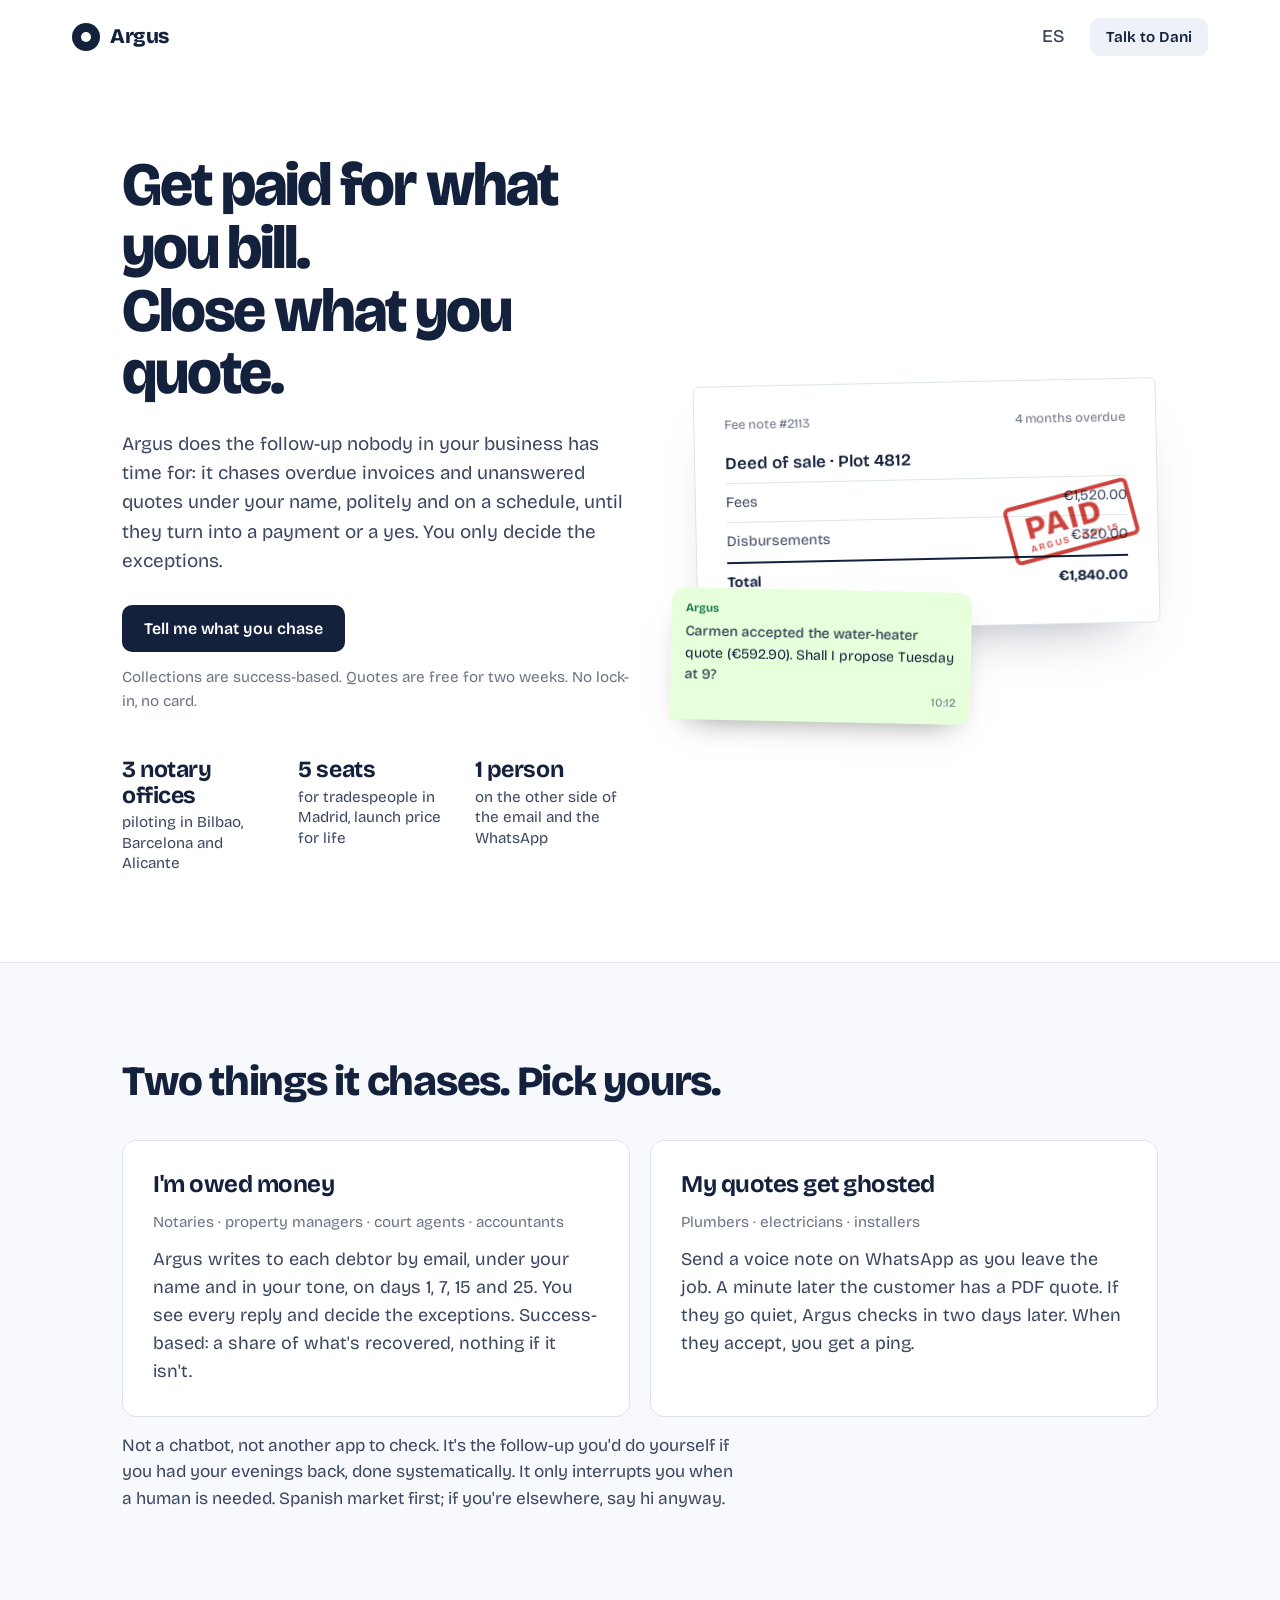
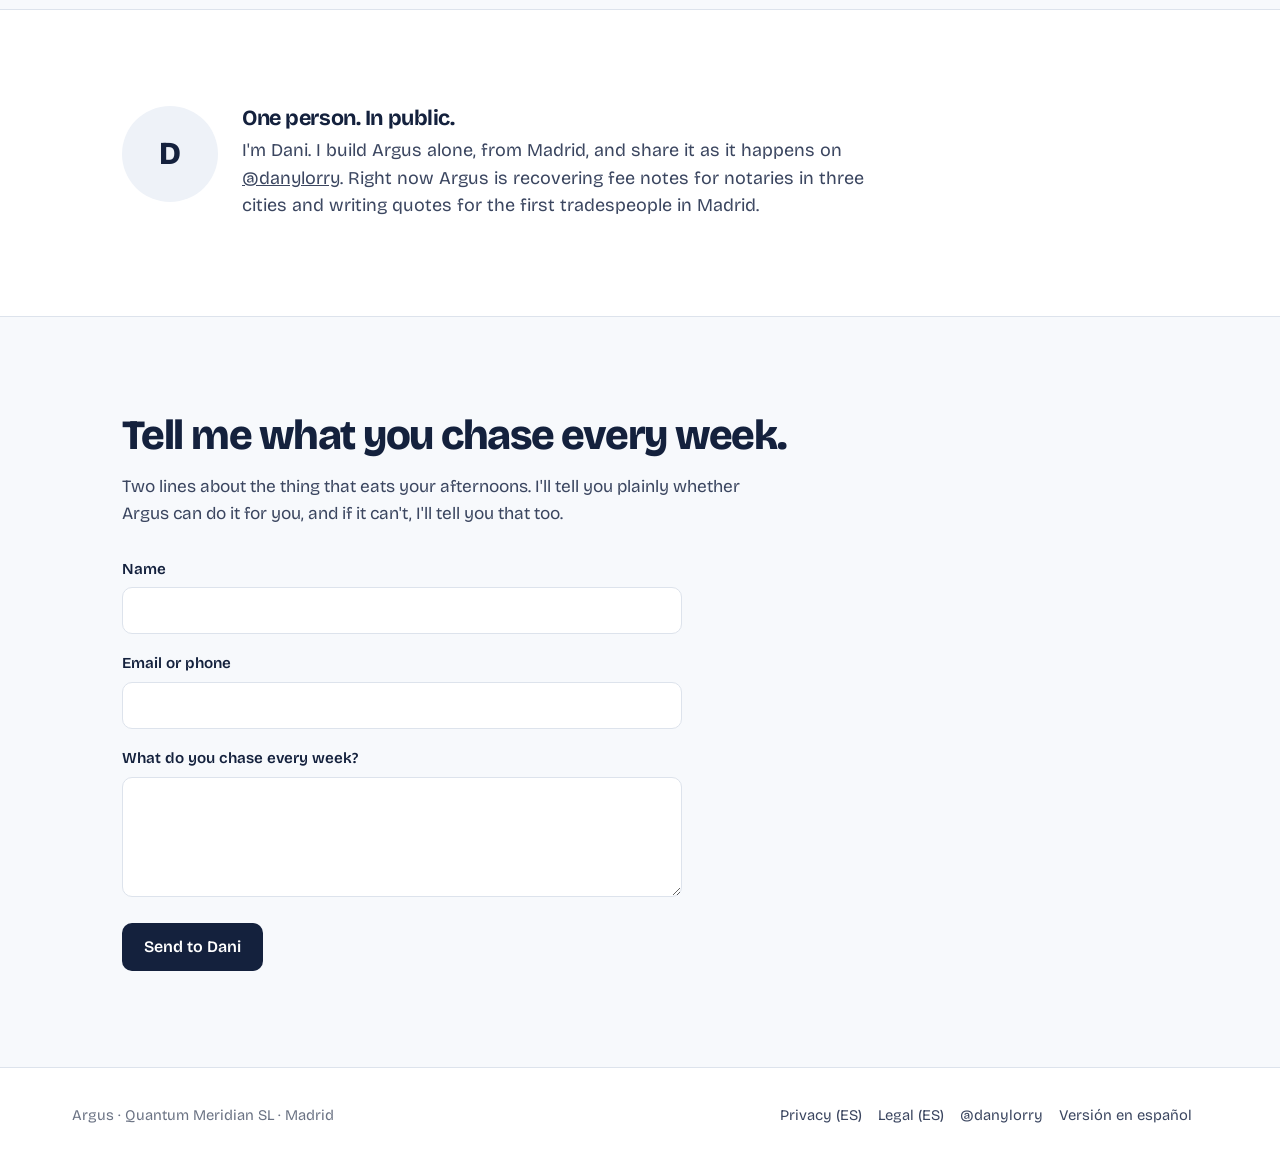
<file: en/index.html>
<!DOCTYPE html>
<html lang="en">
<head>
  <meta charset="UTF-8">
  <meta name="viewport" content="width=device-width, initial-scale=1.0">
  <title>Argus — Get paid for what you bill. Close what you quote.</title>
  <meta name="description" content="Argus does the follow-up nobody in your business has time for: it chases overdue invoices and unanswered quotes under your name until they turn into a payment or a yes. Spain-first, for notaries, property managers, court agents and tradespeople.">
  <meta property="og:title" content="Argus — Get paid for what you bill. Close what you quote.">
  <meta property="og:description" content="The follow-up nobody does, done. Overdue invoices collected, unanswered quotes closed, under your name.">
  <meta property="og:type" content="website">
  <meta property="og:url" content="https://byargus.com/en/">
  <meta property="og:site_name" content="Argus">
  <meta property="og:locale" content="en_US">
  <meta property="og:image" content="https://byargus.com/assets/eye.png">
  <meta name="twitter:card" content="summary">
  <meta name="twitter:site" content="@danylorry">
  <link rel="canonical" href="https://byargus.com/en/">
  <link rel="alternate" hreflang="es" href="https://byargus.com/">
  <link rel="alternate" hreflang="en" href="https://byargus.com/en/">
  <link rel="alternate" hreflang="x-default" href="https://byargus.com/">
  <link rel="icon" type="image/svg+xml" href="/assets/eye.svg">
  <link rel="icon" type="image/png" href="/assets/eye.png">
  <link rel="preconnect" href="https://fonts.googleapis.com">
  <link rel="preconnect" href="https://fonts.gstatic.com" crossorigin>
  <link href="https://fonts.googleapis.com/css2?family=Bricolage+Grotesque:opsz,wght@12..96,400;12..96,500;12..96,600;12..96,700;12..96,800&display=swap" rel="stylesheet">
  <link rel="stylesheet" href="/assets/styles.css">
</head>
<body>

<header class="head">
  <a class="brand" href="/en/"><i></i>Argus</a>
  <nav class="nav">
    <a href="/" lang="es">ES</a>
    <a class="btn light sm" href="#contact">Talk to Dani</a>
  </nav>
</header>

<main>
  <div class="wrap">
    <section class="hero">
      <div>
        <h1><span>Get paid for what you bill.</span><span>Close what you quote.</span></h1>
        <p class="sub">Argus does the follow-up nobody in your business has time for: it chases overdue invoices and unanswered quotes under your name, politely and on a schedule, until they turn into a payment or a yes. You only decide the exceptions.</p>
        <div class="row">
          <a class="btn" href="#contact">Tell me what you chase</a>
        </div>
        <p class="note">Collections are success-based. Quotes are free for two weeks. No lock-in, no card.</p>
        <div class="proof">
          <div><b>3 notary offices</b>piloting in Bilbao, Barcelona and Alicante</div>
          <div><b>5 seats</b>for tradespeople in Madrid, launch price for life</div>
          <div><b>1 person</b>on the other side of the email and the WhatsApp</div>
        </div>
      </div>
      <div class="scene">
        <div class="doc" aria-hidden="true">
          <div class="h"><span>Fee note #2113</span><span>4 months overdue</span></div>
          <div class="t">Deed of sale · Plot 4812</div>
          <div class="l"><span>Fees</span><span>€1,520.00</span></div>
          <div class="l"><span>Disbursements</span><span>€320.00</span></div>
          <div class="l total"><span>Total</span><span>€1,840.00</span></div>
          <div class="stamp">PAID<small>ARGUS · DAY 15</small></div>
        </div>
        <div class="bubble" aria-hidden="true"><b>Argus</b>Carmen accepted the water-heater quote (€592.90). Shall I propose Tuesday at 9?<span class="tm">10:12</span></div>
      </div>
    </section>
  </div>

  <div class="band">
    <div class="wrap">
      <section>
        <h2>Two things it chases. Pick yours.</h2>
        <div class="paths">
          <div class="path">
            <h3>I'm owed money</h3>
            <div class="who">Notaries · property managers · court agents · accountants</div>
            <p>Argus writes to each debtor by email, under your name and in your tone, on days 1, 7, 15 and 25. You see every reply and decide the exceptions. Success-based: a share of what's recovered, nothing if it isn't.</p>
          </div>
          <div class="path">
            <h3>My quotes get ghosted</h3>
            <div class="who">Plumbers · electricians · installers</div>
            <p>Send a voice note on WhatsApp as you leave the job. A minute later the customer has a PDF quote. If they go quiet, Argus checks in two days later. When they accept, you get a ping.</p>
          </div>
        </div>
        <p class="lede">Not a chatbot, not another app to check. It's the follow-up you'd do yourself if you had your evenings back, done systematically. It only interrupts you when a human is needed. Spanish market first; if you're elsewhere, say hi anyway.</p>
      </section>
    </div>
  </div>

  <div class="wrap">
    <section>
      <div class="dani">
        <div class="av" aria-hidden="true">D</div>
        <div>
          <h3>One person. In public.</h3>
          <p>I'm Dani. I build Argus alone, from Madrid, and share it as it happens on <a href="https://x.com/danylorry" style="text-decoration:underline">@danylorry</a>. Right now Argus is recovering fee notes for notaries in three cities and writing quotes for the first tradespeople in Madrid.</p>
        </div>
      </div>
    </section>
  </div>

  <section class="contact" id="contact">
    <div class="wrap">
      <h2>Tell me what you chase every week.</h2>
      <p class="lede">Two lines about the thing that eats your afternoons. I'll tell you plainly whether Argus can do it for you, and if it can't, I'll tell you that too.</p>
      <form action="/gracias/" method="POST" name="waitlist" data-netlify="true" netlify-honeypot="bot-field">
        <input type="hidden" name="form-name" value="waitlist">
        <div class="hp"><label for="bot-field">Don't fill this in</label><input id="bot-field" name="bot-field"></div>
        <label for="name">Name</label>
        <input id="name" name="name" type="text" required>
        <label for="email">Email or phone</label>
        <input id="email" name="email" type="text" required>
        <label for="message">What do you chase every week?</label>
        <textarea id="message" name="message" required></textarea>
        <button class="btn" type="submit">Send to Dani</button>
      </form>
    </div>
  </section>
</main>

<footer class="foot">
  <span>Argus · Quantum Meridian SL · Madrid</span>
  <span><a href="/privacidad/">Privacy (ES)</a><a href="/aviso-legal/">Legal (ES)</a><a href="https://x.com/danylorry">@danylorry</a><a href="/" lang="es">Versión en español</a></span>
</footer>

</body>
</html>
</file>
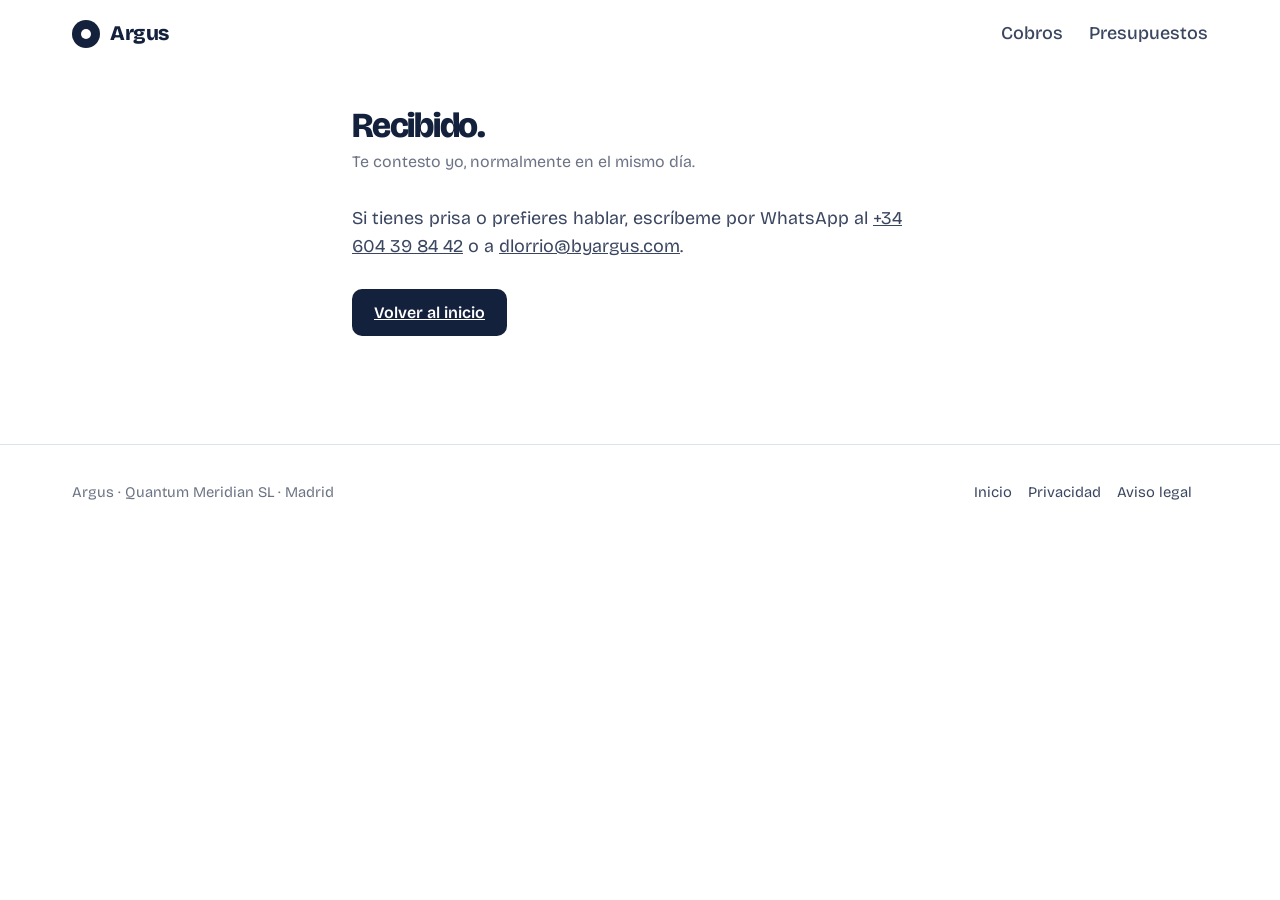
<file: gracias/index.html>
<!DOCTYPE html>
<html lang="es">
<head>
  <meta charset="UTF-8">
  <meta name="viewport" content="width=device-width, initial-scale=1.0">
  <title>Recibido · Argus</title>
  <meta name="robots" content="noindex">
  <link rel="icon" type="image/svg+xml" href="/assets/eye.svg">
  <link rel="preconnect" href="https://fonts.googleapis.com">
  <link rel="preconnect" href="https://fonts.gstatic.com" crossorigin>
  <link href="https://fonts.googleapis.com/css2?family=Bricolage+Grotesque:opsz,wght@12..96,400;12..96,500;12..96,600;12..96,700;12..96,800&display=swap" rel="stylesheet">
  <link rel="stylesheet" href="/assets/styles.css">
</head>
<body>
<header class="head">
  <a class="brand" href="/"><i></i>Argus</a>
  <nav class="nav"><a href="/cobros/">Cobros</a><a href="/instaladores/">Presupuestos</a></nav>
</header>
<main class="legal">
  <h1>Recibido.</h1>
  <p class="sub">Te contesto yo, normalmente en el mismo día.</p>
  <p>Si tienes prisa o prefieres hablar, escríbeme por WhatsApp al <a href="https://wa.me/34604398442">+34 604 39 84 42</a> o a <a href="mailto:dlorrio@byargus.com">dlorrio@byargus.com</a>.</p>
  <p style="margin-top:28px"><a class="btn" href="/">Volver al inicio</a></p>
</main>
<footer class="foot">
  <span>Argus · Quantum Meridian SL · Madrid</span>
  <span><a href="/">Inicio</a><a href="/privacidad/">Privacidad</a><a href="/aviso-legal/">Aviso legal</a></span>
</footer>
</body>
</html>
</file>
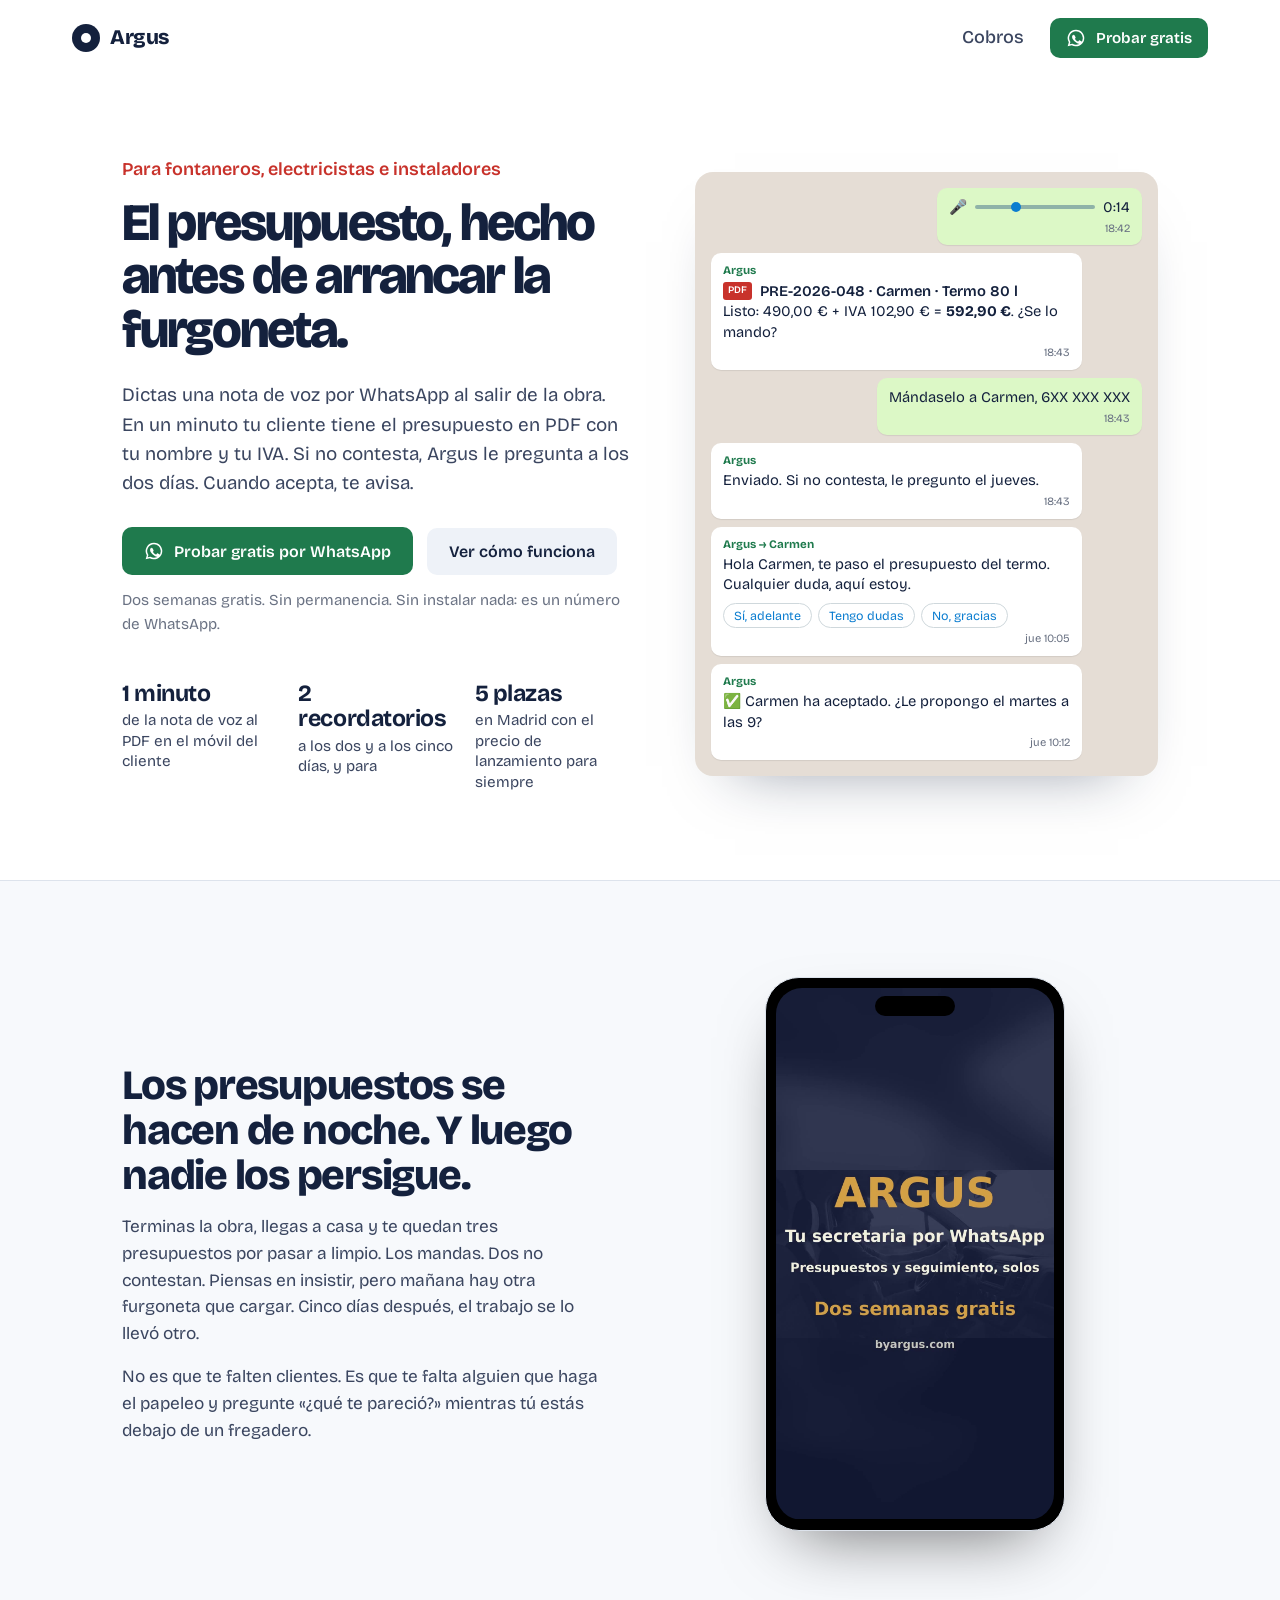
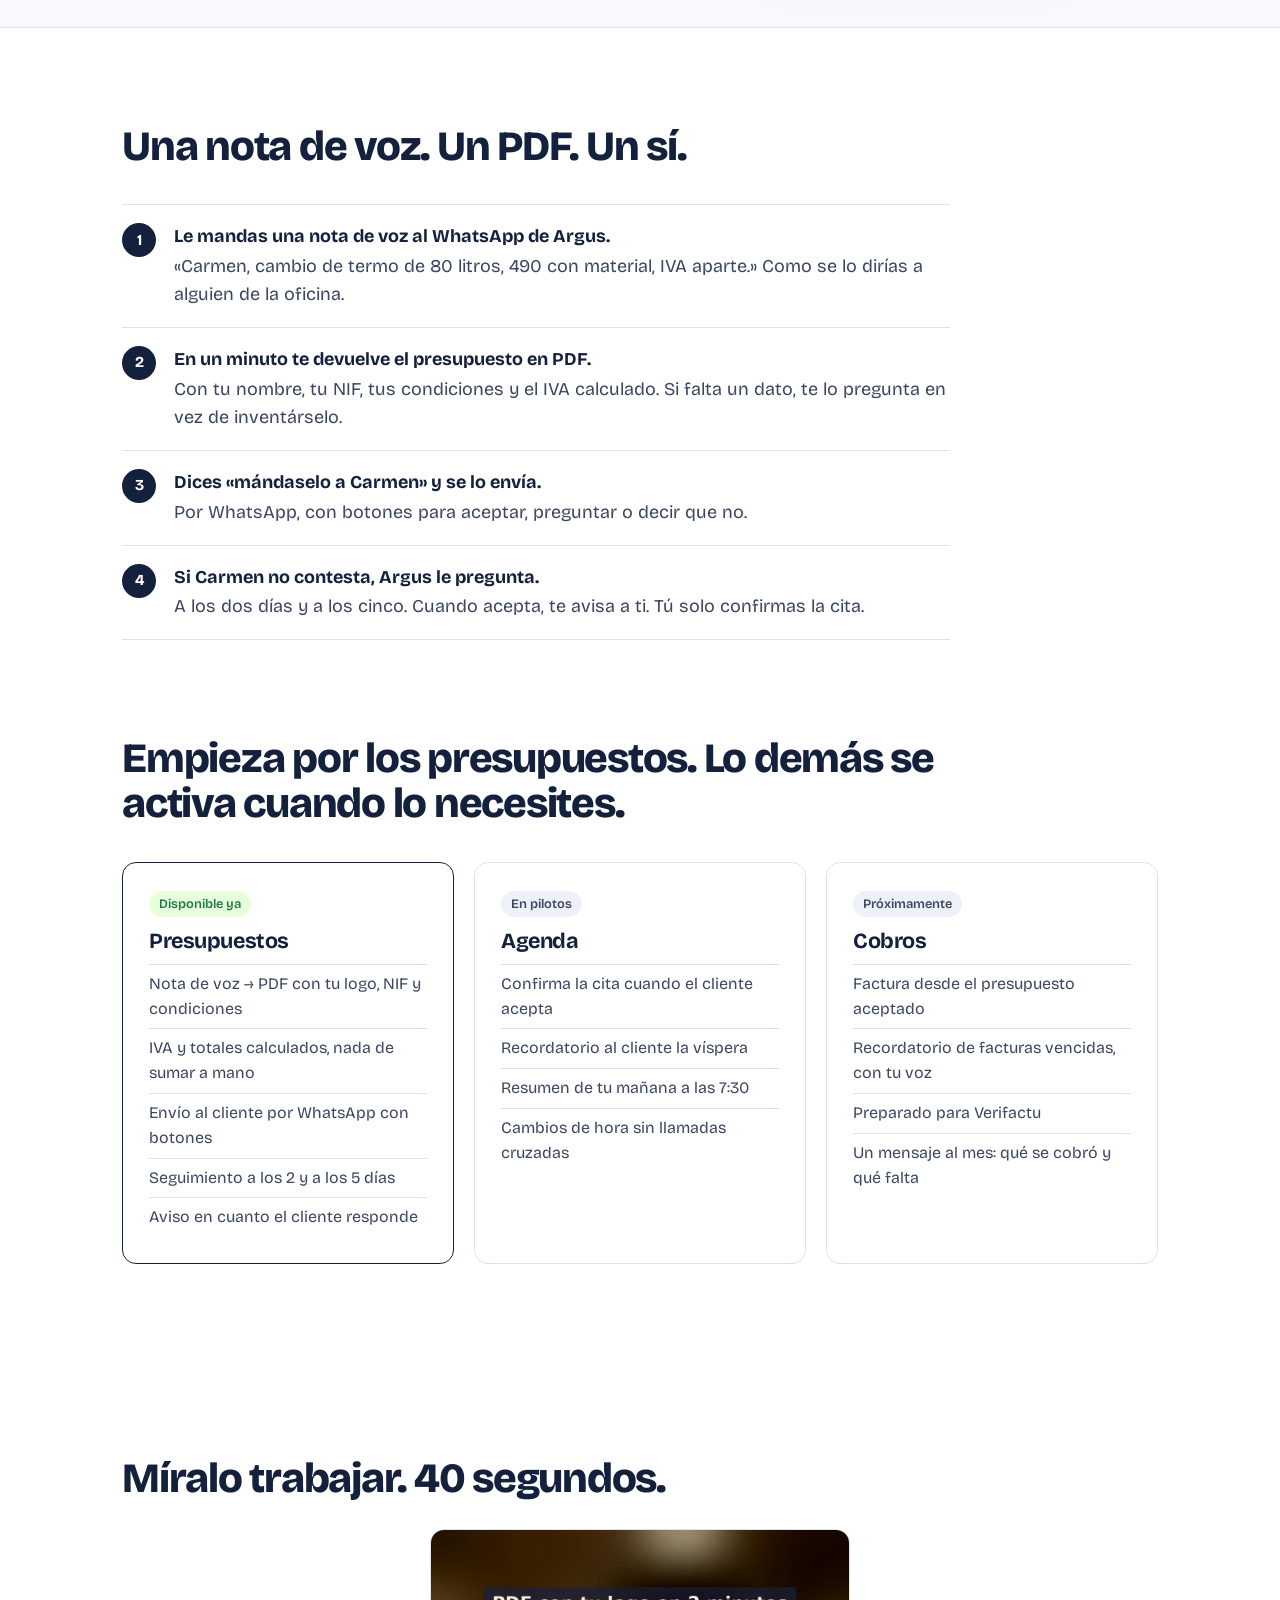
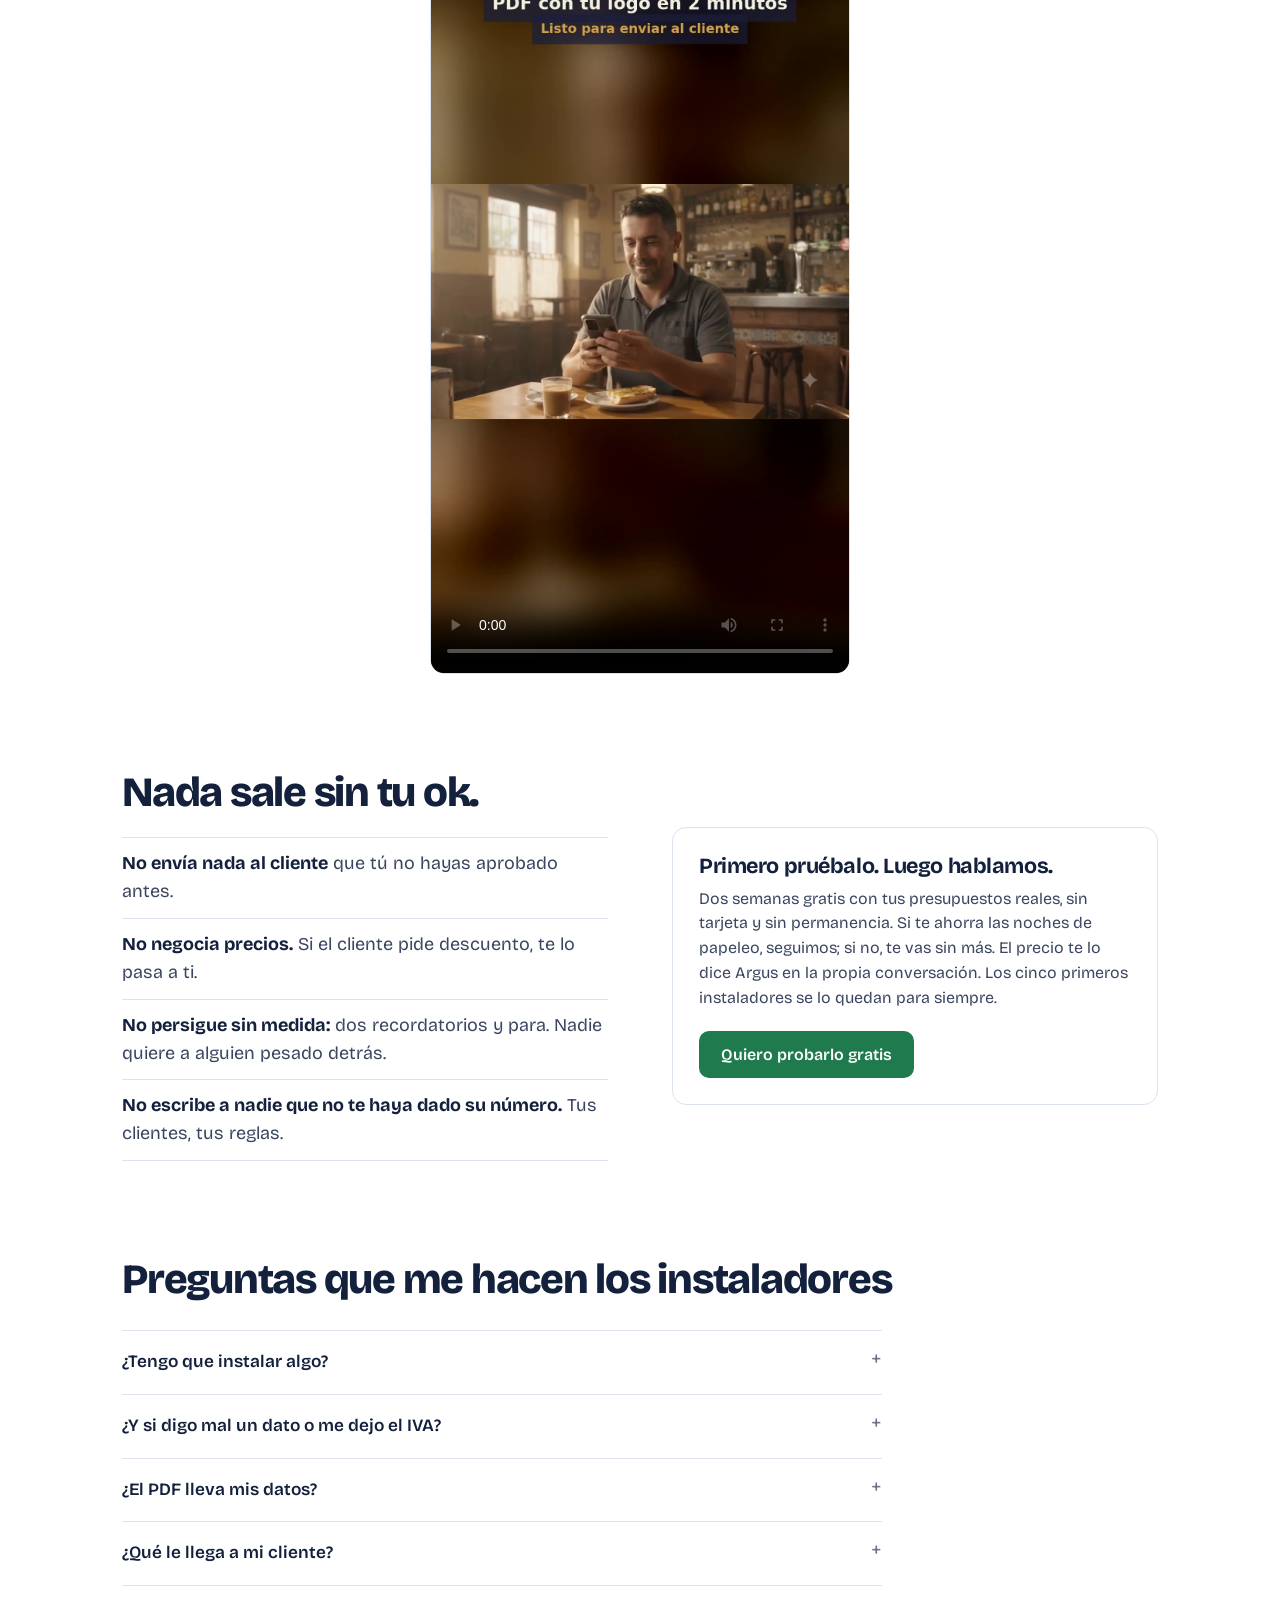
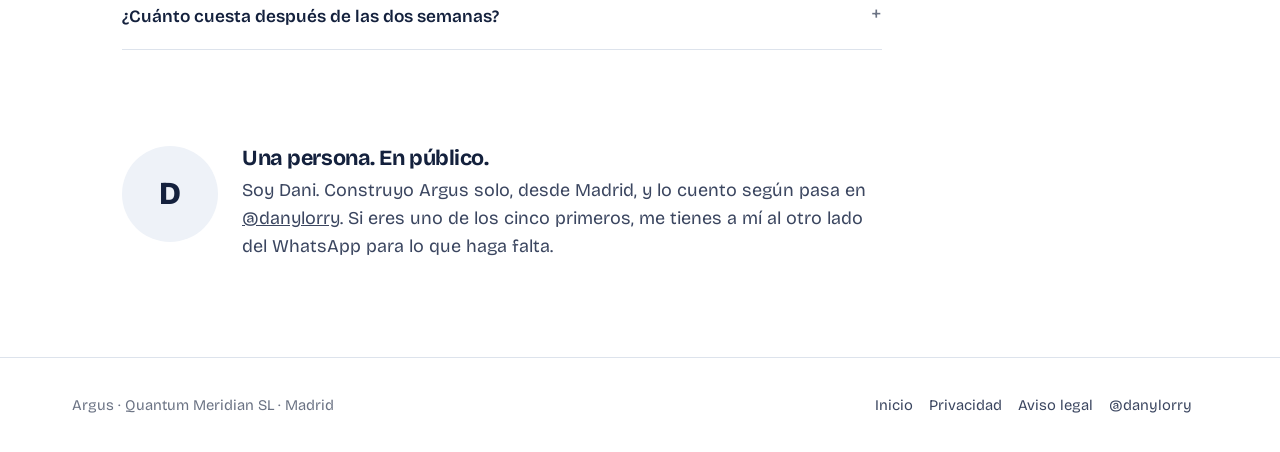
<file: instaladores/index.html>
<!DOCTYPE html>
<html lang="es">
<head>
  <meta charset="UTF-8">
  <meta name="viewport" content="width=device-width, initial-scale=1.0">
  <title>Argus — El presupuesto, hecho antes de arrancar la furgoneta</title>
  <meta name="description" content="Dicta el presupuesto en una nota de voz por WhatsApp. En un minuto tu cliente lo tiene en PDF, y Argus le hace el seguimiento hasta que acepta. Para fontaneros, electricistas e instaladores. Dos semanas gratis.">
  <meta property="og:title" content="Argus — El presupuesto, hecho antes de arrancar la furgoneta">
  <meta property="og:description" content="Nota de voz → PDF en un minuto → seguimiento hasta que el cliente acepta. Dos semanas gratis.">
  <meta property="og:type" content="website">
  <meta property="og:url" content="https://byargus.com/instaladores/">
  <meta property="og:site_name" content="Argus">
  <meta property="og:locale" content="es_ES">
  <meta property="og:image" content="https://byargus.com/assets/secre-15s-poster.jpg">
  <meta name="twitter:card" content="summary_large_image">
  <link rel="canonical" href="https://byargus.com/instaladores/">
  <link rel="icon" type="image/svg+xml" href="/assets/eye.svg">
  <link rel="icon" type="image/png" href="/assets/eye.png">
  <link rel="preconnect" href="https://fonts.googleapis.com">
  <link rel="preconnect" href="https://fonts.gstatic.com" crossorigin>
  <link href="https://fonts.googleapis.com/css2?family=Bricolage+Grotesque:opsz,wght@12..96,400;12..96,500;12..96,600;12..96,700;12..96,800&display=swap" rel="stylesheet">
  <link rel="stylesheet" href="/assets/styles.css">
  <script type="application/ld+json">
  {"@context":"https://schema.org","@type":"Service","serviceType":"Presupuestos por WhatsApp para instaladores","name":"Argus · Presupuestos","areaServed":"ES","provider":{"@type":"Organization","name":"Quantum Meridian SL","url":"https://byargus.com"}}
  </script>
</head>
<body class="has-sticky">

<header class="head">
  <a class="brand" href="/"><i></i>Argus</a>
  <nav class="nav">
    <a href="/cobros/">Cobros</a>
    <a class="btn wa sm" href="https://wa.me/34604398442?text=Quiero%20probarlo%20gratis" target="_blank" rel="noopener">
      <svg viewBox="0 0 24 24" fill="currentColor" aria-hidden="true"><path d="M12 2a10 10 0 0 0-8.6 15.1L2 22l5-1.3A10 10 0 1 0 12 2zm0 1.8a8.2 8.2 0 0 1 0 16.4 8.1 8.1 0 0 1-4.2-1.2l-.3-.2-3 .8.8-2.9-.2-.3A8.2 8.2 0 0 1 12 3.8zm-3 4.4c-.2 0-.5 0-.7.3-.3.3-1 1-1 2.4s1 2.8 1.2 3c.1.2 2 3.1 4.9 4.3 2.4 1 2.9.8 3.4.7.5 0 1.7-.7 1.9-1.4.2-.7.2-1.2.2-1.4-.1-.1-.3-.2-.6-.3l-2-1c-.3-.1-.5-.2-.7.2l-.9 1.1c-.2.2-.3.2-.6.1a6.7 6.7 0 0 1-3.3-2.9c-.2-.4.2-.4.7-1.3.1-.2 0-.4 0-.5l-.9-2.2c-.2-.6-.5-.5-.7-.5h-.5z"/></svg>
      Probar gratis
    </a>
  </nav>
</header>

<main>
  <div class="wrap">
    <section class="hero">
      <div>
        <p class="kicker">Para fontaneros, electricistas e instaladores</p>
        <h1 class="long">El presupuesto, hecho antes de arrancar la furgoneta.</h1>
        <p class="sub">Dictas una nota de voz por WhatsApp al salir de la obra. En un minuto tu cliente tiene el presupuesto en PDF con tu nombre y tu IVA. Si no contesta, Argus le pregunta a los dos días. Cuando acepta, te avisa.</p>
        <div class="row">
          <a class="btn wa" href="https://wa.me/34604398442?text=Quiero%20probarlo%20gratis" target="_blank" rel="noopener">
            <svg viewBox="0 0 24 24" fill="currentColor" aria-hidden="true"><path d="M12 2a10 10 0 0 0-8.6 15.1L2 22l5-1.3A10 10 0 1 0 12 2zm0 1.8a8.2 8.2 0 0 1 0 16.4 8.1 8.1 0 0 1-4.2-1.2l-.3-.2-3 .8.8-2.9-.2-.3A8.2 8.2 0 0 1 12 3.8zm-3 4.4c-.2 0-.5 0-.7.3-.3.3-1 1-1 2.4s1 2.8 1.2 3c.1.2 2 3.1 4.9 4.3 2.4 1 2.9.8 3.4.7.5 0 1.7-.7 1.9-1.4.2-.7.2-1.2.2-1.4-.1-.1-.3-.2-.6-.3l-2-1c-.3-.1-.5-.2-.7.2l-.9 1.1c-.2.2-.3.2-.6.1a6.7 6.7 0 0 1-3.3-2.9c-.2-.4.2-.4.7-1.3.1-.2 0-.4 0-.5l-.9-2.2c-.2-.6-.5-.5-.7-.5h-.5z"/></svg>
            Probar gratis por WhatsApp
          </a>
          <a class="btn light" href="#como">Ver cómo funciona</a>
        </div>
        <p class="note">Dos semanas gratis. Sin permanencia. Sin instalar nada: es un número de WhatsApp.</p>
        <div class="proof">
          <div><b>1 minuto</b>de la nota de voz al PDF en el móvil del cliente</div>
          <div><b>2 recordatorios</b>a los dos y a los cinco días, y para</div>
          <div><b>5 plazas</b>en Madrid con el precio de lanzamiento para siempre</div>
        </div>
      </div>
      <div class="chat" aria-label="Ejemplo de conversación con Argus">
        <div class="m me"><span class="voice">🎤 <i></i> 0:14</span><span class="t">18:42</span></div>
        <div class="m"><span class="who">Argus</span><span class="doc-line">PRE-2026-048 · Carmen · Termo 80 l</span>Listo: 490,00 € + IVA 102,90 € = <b>592,90 €</b>. ¿Se lo mando?<span class="t">18:43</span></div>
        <div class="m me">Mándaselo a Carmen, 6XX XXX XXX<span class="t">18:43</span></div>
        <div class="m"><span class="who">Argus</span>Enviado. Si no contesta, le pregunto el jueves.<span class="t">18:43</span></div>
        <div class="m"><span class="who">Argus → Carmen</span>Hola Carmen, te paso el presupuesto del termo. Cualquier duda, aquí estoy.<div class="btns"><span>Sí, adelante</span><span>Tengo dudas</span><span>No, gracias</span></div><span class="t">jue 10:05</span></div>
        <div class="m"><span class="who">Argus</span>✅ Carmen ha aceptado. ¿Le propongo el martes a las 9?<span class="t">jue 10:12</span></div>
      </div>
    </section>
  </div>

  <div class="band">
    <div class="wrap">
      <section class="two">
        <div>
          <h2>Los presupuestos se hacen de noche. Y luego nadie los persigue.</h2>
          <p class="lede">Terminas la obra, llegas a casa y te quedan tres presupuestos por pasar a limpio. Los mandas. Dos no contestan. Piensas en insistir, pero mañana hay otra furgoneta que cargar. Cinco días después, el trabajo se lo llevó otro.</p>
          <p class="lede">No es que te falten clientes. Es que te falta alguien que haga el papeleo y pregunte «¿qué te pareció?» mientras tú estás debajo de un fregadero.</p>
        </div>
        <div class="phone" aria-label="Anuncio de 15 segundos">
          <video autoplay muted loop playsinline preload="metadata" poster="/assets/secre-15s-poster.jpg">
            <source src="/assets/secre-15s.mp4" type="video/mp4">
          </video>
        </div>
      </section>
    </div>
  </div>

  <div class="wrap">
    <section id="como">
      <h2>Una nota de voz. Un PDF. Un sí.</h2>
      <ol class="steps">
        <li><div><b>Le mandas una nota de voz al WhatsApp de Argus.</b> «Carmen, cambio de termo de 80 litros, 490 con material, IVA aparte.» Como se lo dirías a alguien de la oficina.</div></li>
        <li><div><b>En un minuto te devuelve el presupuesto en PDF.</b> Con tu nombre, tu NIF, tus condiciones y el IVA calculado. Si falta un dato, te lo pregunta en vez de inventárselo.</div></li>
        <li><div><b>Dices «mándaselo a Carmen» y se lo envía.</b> Por WhatsApp, con botones para aceptar, preguntar o decir que no.</div></li>
        <li><div><b>Si Carmen no contesta, Argus le pregunta.</b> A los dos días y a los cinco. Cuando acepta, te avisa a ti. Tú solo confirmas la cita.</div></li>
      </ol>
    </section>

    <section class="tight">
      <h2>Empieza por los presupuestos. Lo demás se activa cuando lo necesites.</h2>
      <div class="grid3">
        <div class="card now">
          <span class="pill">Disponible ya</span>
          <h3>Presupuestos</h3>
          <ul>
            <li>Nota de voz → PDF con tu logo, NIF y condiciones</li>
            <li>IVA y totales calculados, nada de sumar a mano</li>
            <li>Envío al cliente por WhatsApp con botones</li>
            <li>Seguimiento a los 2 y a los 5 días</li>
            <li>Aviso en cuanto el cliente responde</li>
          </ul>
        </div>
        <div class="card">
          <span class="pill soon">En pilotos</span>
          <h3>Agenda</h3>
          <ul>
            <li>Confirma la cita cuando el cliente acepta</li>
            <li>Recordatorio al cliente la víspera</li>
            <li>Resumen de tu mañana a las 7:30</li>
            <li>Cambios de hora sin llamadas cruzadas</li>
          </ul>
        </div>
        <div class="card">
          <span class="pill soon">Próximamente</span>
          <h3>Cobros</h3>
          <ul>
            <li>Factura desde el presupuesto aceptado</li>
            <li>Recordatorio de facturas vencidas, con tu voz</li>
            <li>Preparado para Verifactu</li>
            <li>Un mensaje al mes: qué se cobró y qué falta</li>
          </ul>
        </div>
      </div>
    </section>

    <section class="demo">
      <h2>Míralo trabajar. 40 segundos.</h2>
      <video controls preload="metadata" poster="/assets/secre-40s-poster.jpg" playsinline style="margin-top:28px">
        <source src="/assets/secre-40s.mp4" type="video/mp4">
      </video>
    </section>

    <section class="two tight">
      <div>
        <h2>Nada sale sin tu ok.</h2>
        <ul class="nolist">
          <li><b>No envía nada al cliente</b> que tú no hayas aprobado antes.</li>
          <li><b>No negocia precios.</b> Si el cliente pide descuento, te lo pasa a ti.</li>
          <li><b>No persigue sin medida:</b> dos recordatorios y para. Nadie quiere a alguien pesado detrás.</li>
          <li><b>No escribe a nadie que no te haya dado su número.</b> Tus clientes, tus reglas.</li>
        </ul>
      </div>
      <div class="card">
        <h3>Primero pruébalo. Luego hablamos.</h3>
        <p>Dos semanas gratis con tus presupuestos reales, sin tarjeta y sin permanencia. Si te ahorra las noches de papeleo, seguimos; si no, te vas sin más. El precio te lo dice Argus en la propia conversación. Los cinco primeros instaladores se lo quedan para siempre.</p>
        <p style="margin-top:20px"><a class="btn wa" href="https://wa.me/34604398442?text=Quiero%20probarlo%20gratis" target="_blank" rel="noopener">Quiero probarlo gratis</a></p>
      </div>
    </section>

    <section class="tight">
      <h2>Preguntas que me hacen los instaladores</h2>
      <div class="faq">
        <details><summary>¿Tengo que instalar algo?</summary><p>No. Es un número de WhatsApp. Lo guardas como un contacto más y le hablas como a una persona. Funciona con el WhatsApp que ya tienes.</p></details>
        <details><summary>¿Y si digo mal un dato o me dejo el IVA?</summary><p>Te lo pregunta. Si no dices si es con o sin IVA, o falta el importe, Argus no inventa: te manda una pregunta corta y espera. Y si el total que dictas no cuadra con las partidas, te avisa antes de hacer el PDF.</p></details>
        <details><summary>¿El PDF lleva mis datos?</summary><p>Sí: tu nombre o razón social, NIF, dirección, logo si lo tienes, condiciones de pago, validez y garantía. Lo configuramos la primera vez y queda fijo.</p></details>
        <details><summary>¿Qué le llega a mi cliente?</summary><p>Un mensaje de WhatsApp con tu nombre, el PDF y tres botones: «Sí, adelante», «Tengo dudas», «No, gracias». Si no contesta, un recordatorio a los dos días y otro a los cinco. Nada más.</p></details>
        <details><summary>¿Cuánto cuesta después de las dos semanas?</summary><p>Una cuota mensual fija, sin permanencia; pregúntale a Argus por WhatsApp y te lo dice. Los cinco primeros instaladores de Madrid se quedan con el precio de lanzamiento para siempre.</p></details>
      </div>
    </section>

    <section class="tight">
      <div class="dani">
        <div class="av" aria-hidden="true">D</div>
        <div>
          <h3>Una persona. En público.</h3>
          <p>Soy Dani. Construyo Argus solo, desde Madrid, y lo cuento según pasa en <a href="https://x.com/danylorry" style="text-decoration:underline">@danylorry</a>. Si eres uno de los cinco primeros, me tienes a mí al otro lado del WhatsApp para lo que haga falta.</p>
        </div>
      </div>
    </section>
  </div>
</main>

<footer class="foot">
  <span>Argus · Quantum Meridian SL · Madrid</span>
  <span><a href="/">Inicio</a><a href="/privacidad/">Privacidad</a><a href="/aviso-legal/">Aviso legal</a><a href="https://x.com/danylorry">@danylorry</a></span>
</footer>

<a class="btn wa sticky" href="https://wa.me/34604398442?text=Quiero%20probarlo%20gratis" target="_blank" rel="noopener">
  <svg viewBox="0 0 24 24" fill="currentColor" aria-hidden="true"><path d="M12 2a10 10 0 0 0-8.6 15.1L2 22l5-1.3A10 10 0 1 0 12 2zm0 1.8a8.2 8.2 0 0 1 0 16.4 8.1 8.1 0 0 1-4.2-1.2l-.3-.2-3 .8.8-2.9-.2-.3A8.2 8.2 0 0 1 12 3.8zm-3 4.4c-.2 0-.5 0-.7.3-.3.3-1 1-1 2.4s1 2.8 1.2 3c.1.2 2 3.1 4.9 4.3 2.4 1 2.9.8 3.4.7.5 0 1.7-.7 1.9-1.4.2-.7.2-1.2.2-1.4-.1-.1-.3-.2-.6-.3l-2-1c-.3-.1-.5-.2-.7.2l-.9 1.1c-.2.2-.3.2-.6.1a6.7 6.7 0 0 1-3.3-2.9c-.2-.4.2-.4.7-1.3.1-.2 0-.4 0-.5l-.9-2.2c-.2-.6-.5-.5-.7-.5h-.5z"/></svg>
  Probar gratis por WhatsApp
</a>

</body>
</html>
</file>
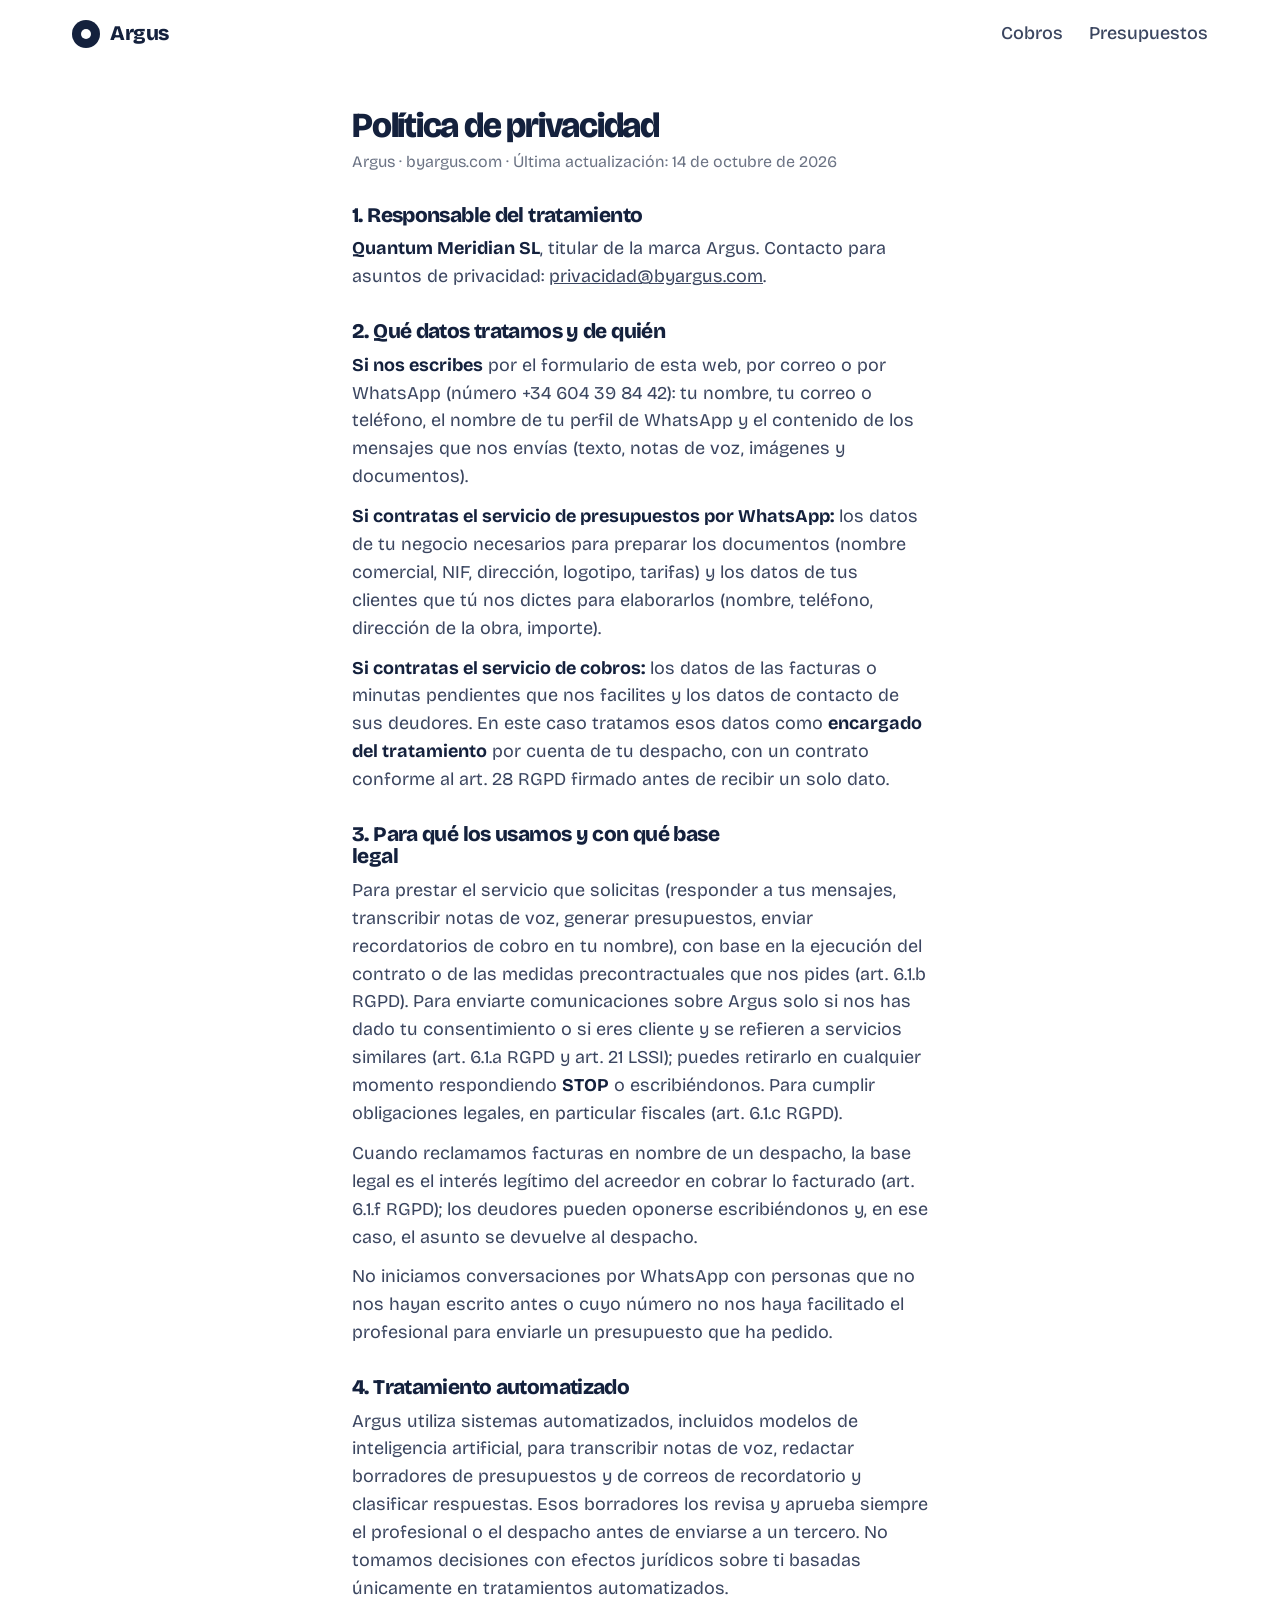
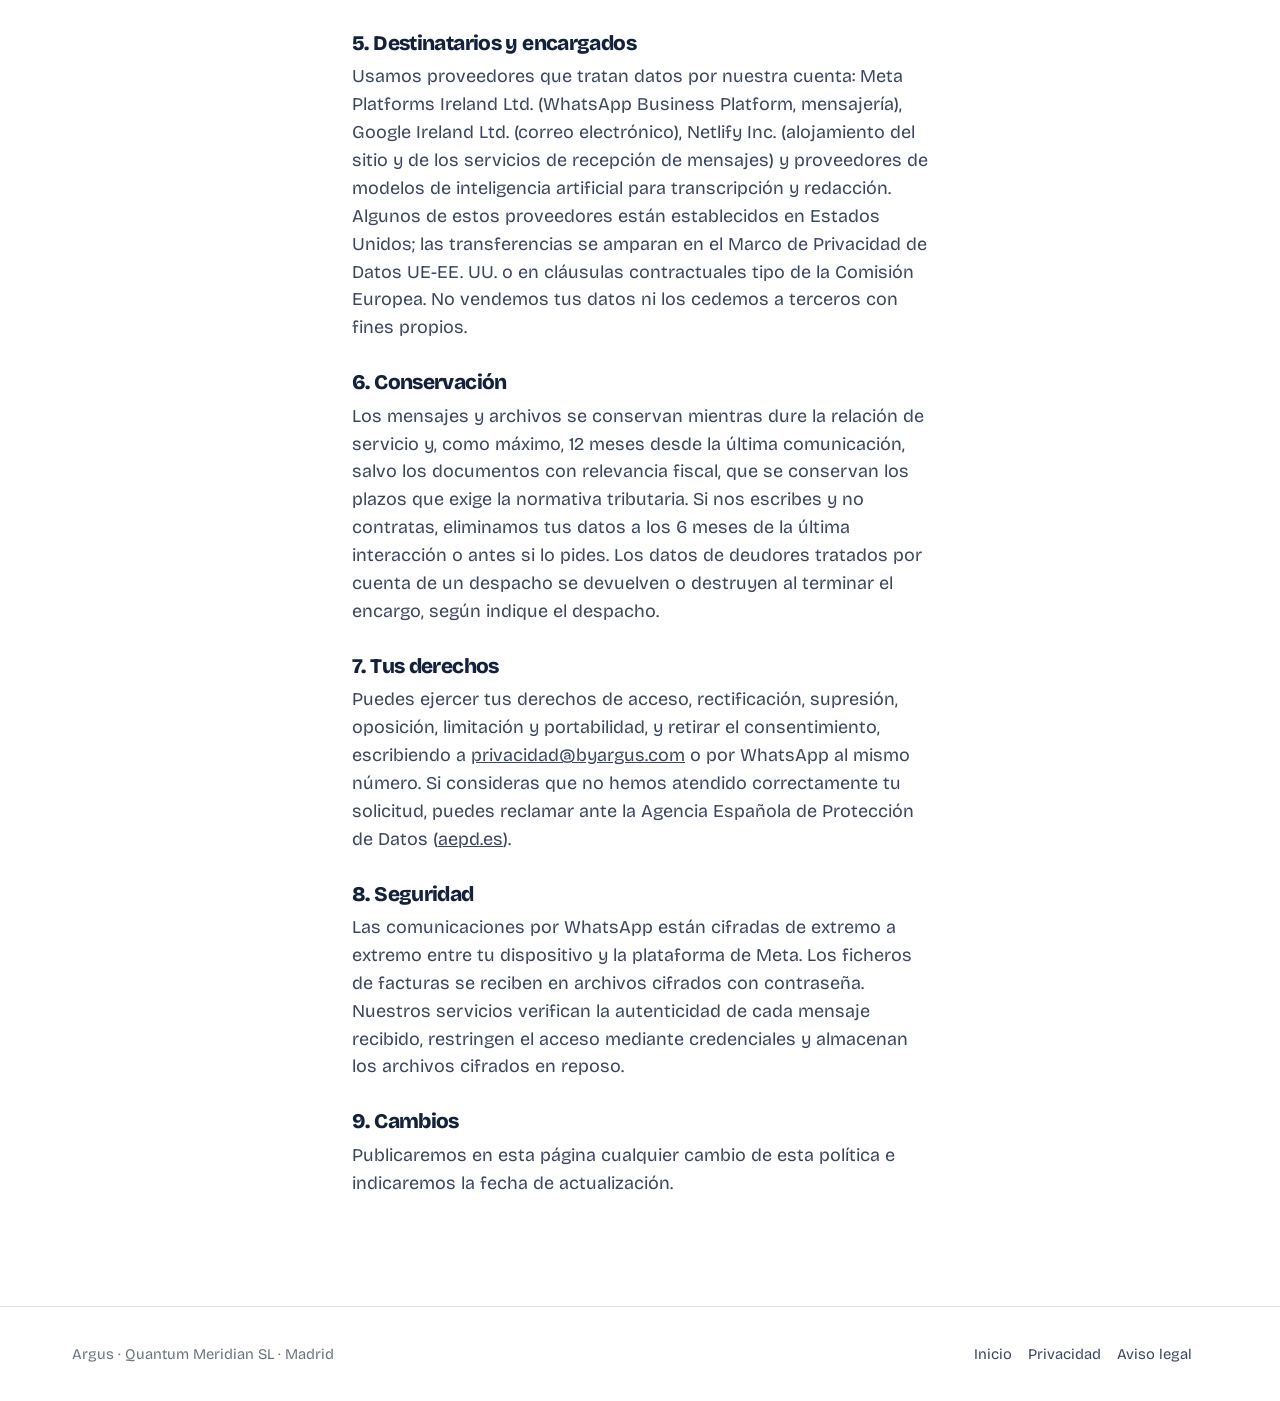
<file: privacidad/index.html>
<!DOCTYPE html>
<html lang="es">
<head>
  <meta charset="UTF-8">
  <meta name="viewport" content="width=device-width, initial-scale=1.0">
  <title>Política de privacidad · Argus</title>
  <meta name="robots" content="noindex">
  <link rel="icon" type="image/svg+xml" href="/assets/eye.svg">
  <link rel="preconnect" href="https://fonts.googleapis.com">
  <link rel="preconnect" href="https://fonts.gstatic.com" crossorigin>
  <link href="https://fonts.googleapis.com/css2?family=Bricolage+Grotesque:opsz,wght@12..96,400;12..96,500;12..96,600;12..96,700;12..96,800&display=swap" rel="stylesheet">
  <link rel="stylesheet" href="/assets/styles.css">
</head>
<body>
<header class="head">
  <a class="brand" href="/"><i></i>Argus</a>
  <nav class="nav"><a href="/cobros/">Cobros</a><a href="/instaladores/">Presupuestos</a></nav>
</header>
<main class="legal">
  <h1>Política de privacidad</h1>
  <p class="sub">Argus · byargus.com · Última actualización: 14 de octubre de 2026</p>

  <h2>1. Responsable del tratamiento</h2>
  <p><strong>Quantum Meridian SL</strong>, titular de la marca Argus. Contacto para asuntos de privacidad: <a href="mailto:privacidad@byargus.com">privacidad@byargus.com</a>.</p>

  <h2>2. Qué datos tratamos y de quién</h2>
  <p><strong>Si nos escribes</strong> por el formulario de esta web, por correo o por WhatsApp (número +34 604 39 84 42): tu nombre, tu correo o teléfono, el nombre de tu perfil de WhatsApp y el contenido de los mensajes que nos envías (texto, notas de voz, imágenes y documentos).</p>
  <p><strong>Si contratas el servicio de presupuestos por WhatsApp:</strong> los datos de tu negocio necesarios para preparar los documentos (nombre comercial, NIF, dirección, logotipo, tarifas) y los datos de tus clientes que tú nos dictes para elaborarlos (nombre, teléfono, dirección de la obra, importe).</p>
  <p><strong>Si contratas el servicio de cobros:</strong> los datos de las facturas o minutas pendientes que nos facilites y los datos de contacto de sus deudores. En este caso tratamos esos datos como <strong>encargado del tratamiento</strong> por cuenta de tu despacho, con un contrato conforme al art. 28 RGPD firmado antes de recibir un solo dato.</p>

  <h2>3. Para qué los usamos y con qué base legal</h2>
  <p>Para prestar el servicio que solicitas (responder a tus mensajes, transcribir notas de voz, generar presupuestos, enviar recordatorios de cobro en tu nombre), con base en la ejecución del contrato o de las medidas precontractuales que nos pides (art. 6.1.b RGPD). Para enviarte comunicaciones sobre Argus solo si nos has dado tu consentimiento o si eres cliente y se refieren a servicios similares (art. 6.1.a RGPD y art. 21 LSSI); puedes retirarlo en cualquier momento respondiendo <strong>STOP</strong> o escribiéndonos. Para cumplir obligaciones legales, en particular fiscales (art. 6.1.c RGPD).</p>
  <p>Cuando reclamamos facturas en nombre de un despacho, la base legal es el interés legítimo del acreedor en cobrar lo facturado (art. 6.1.f RGPD); los deudores pueden oponerse escribiéndonos y, en ese caso, el asunto se devuelve al despacho.</p>
  <p>No iniciamos conversaciones por WhatsApp con personas que no nos hayan escrito antes o cuyo número no nos haya facilitado el profesional para enviarle un presupuesto que ha pedido.</p>

  <h2>4. Tratamiento automatizado</h2>
  <p>Argus utiliza sistemas automatizados, incluidos modelos de inteligencia artificial, para transcribir notas de voz, redactar borradores de presupuestos y de correos de recordatorio y clasificar respuestas. Esos borradores los revisa y aprueba siempre el profesional o el despacho antes de enviarse a un tercero. No tomamos decisiones con efectos jurídicos sobre ti basadas únicamente en tratamientos automatizados.</p>

  <h2>5. Destinatarios y encargados</h2>
  <p>Usamos proveedores que tratan datos por nuestra cuenta: Meta Platforms Ireland Ltd. (WhatsApp Business Platform, mensajería), Google Ireland Ltd. (correo electrónico), Netlify Inc. (alojamiento del sitio y de los servicios de recepción de mensajes) y proveedores de modelos de inteligencia artificial para transcripción y redacción. Algunos de estos proveedores están establecidos en Estados Unidos; las transferencias se amparan en el Marco de Privacidad de Datos UE-EE. UU. o en cláusulas contractuales tipo de la Comisión Europea. No vendemos tus datos ni los cedemos a terceros con fines propios.</p>

  <h2>6. Conservación</h2>
  <p>Los mensajes y archivos se conservan mientras dure la relación de servicio y, como máximo, 12 meses desde la última comunicación, salvo los documentos con relevancia fiscal, que se conservan los plazos que exige la normativa tributaria. Si nos escribes y no contratas, eliminamos tus datos a los 6 meses de la última interacción o antes si lo pides. Los datos de deudores tratados por cuenta de un despacho se devuelven o destruyen al terminar el encargo, según indique el despacho.</p>

  <h2>7. Tus derechos</h2>
  <p>Puedes ejercer tus derechos de acceso, rectificación, supresión, oposición, limitación y portabilidad, y retirar el consentimiento, escribiendo a <a href="mailto:privacidad@byargus.com">privacidad@byargus.com</a> o por WhatsApp al mismo número. Si consideras que no hemos atendido correctamente tu solicitud, puedes reclamar ante la Agencia Española de Protección de Datos (<a href="https://www.aepd.es" rel="noopener">aepd.es</a>).</p>

  <h2>8. Seguridad</h2>
  <p>Las comunicaciones por WhatsApp están cifradas de extremo a extremo entre tu dispositivo y la plataforma de Meta. Los ficheros de facturas se reciben en archivos cifrados con contraseña. Nuestros servicios verifican la autenticidad de cada mensaje recibido, restringen el acceso mediante credenciales y almacenan los archivos cifrados en reposo.</p>

  <h2>9. Cambios</h2>
  <p>Publicaremos en esta página cualquier cambio de esta política e indicaremos la fecha de actualización.</p>
</main>
<footer class="foot">
  <span>Argus · Quantum Meridian SL · Madrid</span>
  <span><a href="/">Inicio</a><a href="/privacidad/">Privacidad</a><a href="/aviso-legal/">Aviso legal</a></span>
</footer>
</body>
</html>
</file>
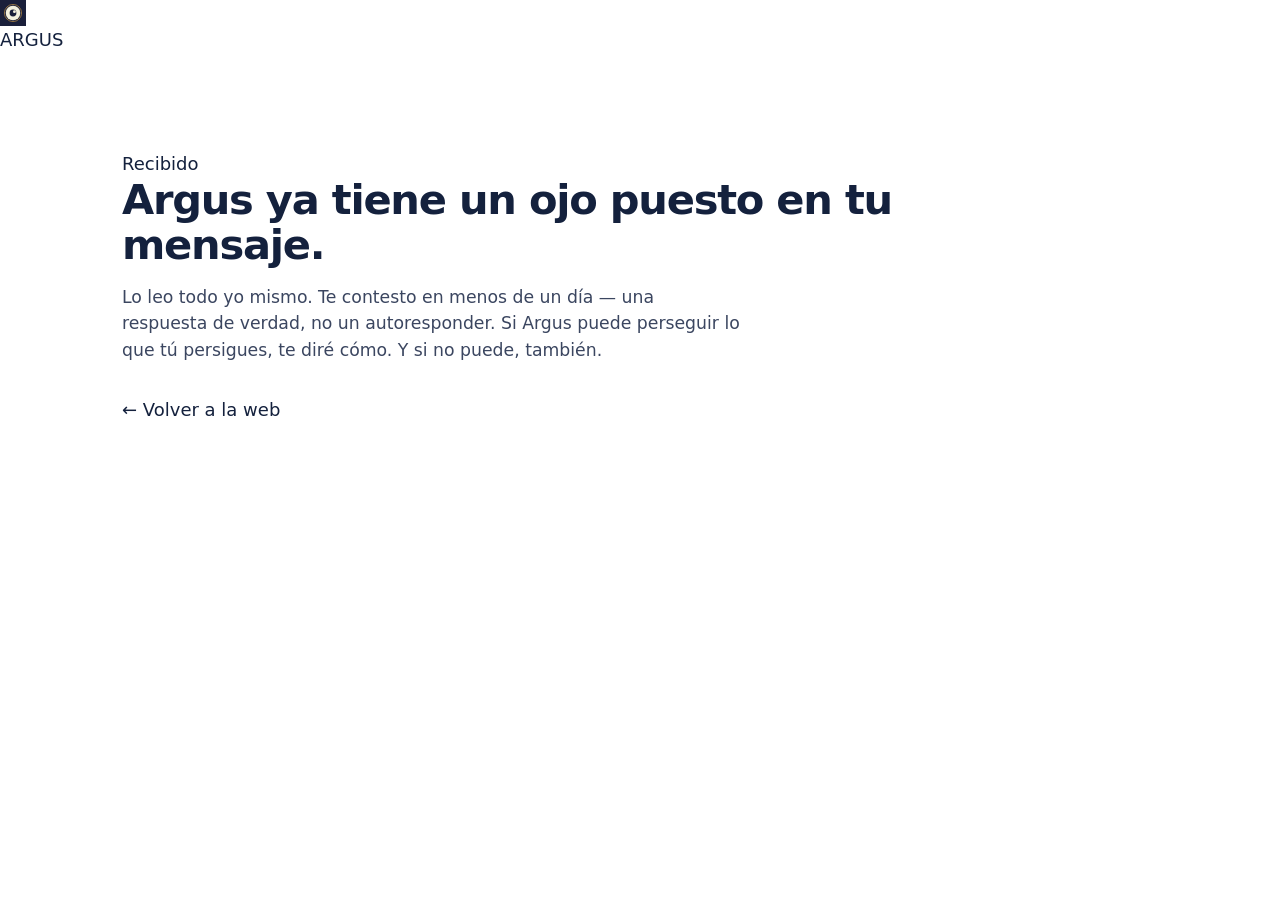
<file: gracias.html>
<!DOCTYPE html>
<html lang="es">
<head>
  <meta charset="UTF-8">
  <meta name="viewport" content="width=device-width, initial-scale=1.0">
  <title>Recibido — Argus</title>
  <meta name="robots" content="noindex">
  <link rel="icon" type="image/svg+xml" href="/assets/eye.svg">
  <link rel="icon" type="image/png" href="/assets/eye.png">
  <link rel="apple-touch-icon" href="/assets/eye.png">
  <link href="https://fonts.googleapis.com/css2?family=Fraunces:ital,opsz,wght@0,9..144,400..700;1,9..144,400..700&family=Schibsted+Grotesk:wght@400;500;700&display=swap" rel="stylesheet">
  <link rel="stylesheet" href="/assets/styles.css">
</head>
<body>
<header class="site-head">
  <a class="wordmark" href="/es/"><img src="/assets/eye.svg" width="26" height="26" alt="">ARGUS</a>
</header>
<main class="wrap">
  <section>
    <p class="eyebrow">Recibido</p>
    <h2>Argus ya tiene un ojo puesto en tu mensaje.</h2>
    <p class="lede">Lo leo todo yo mismo. Te contesto en menos de un día — una respuesta de verdad, no un autoresponder. Si Argus puede perseguir lo que tú persigues, te diré cómo. Y si no puede, también.</p>
    <p style="margin-top:32px"><a href="/es/">← Volver a la web</a></p>
  </section>
</main>
</body>
</html>
</file>
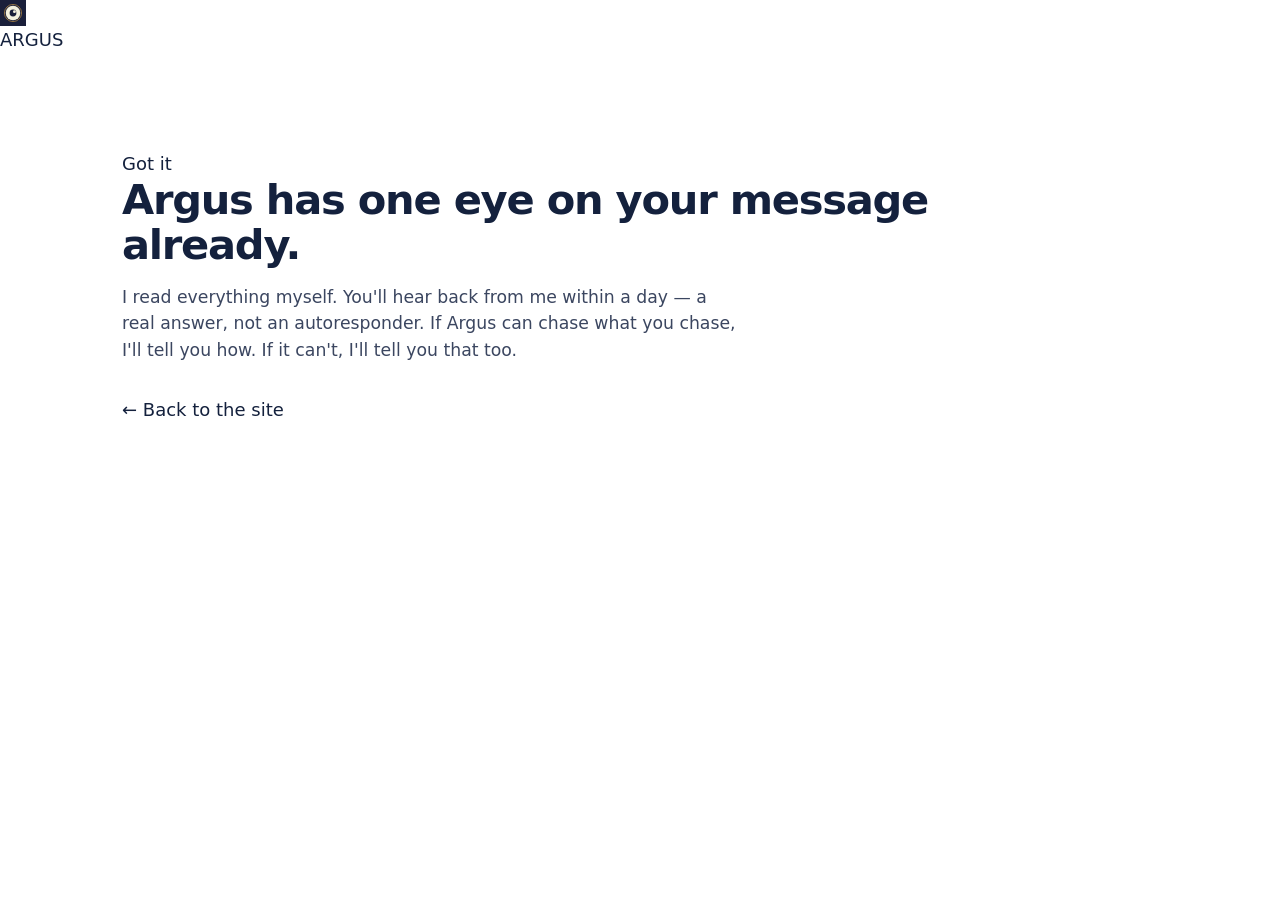
<file: thanks.html>
<!DOCTYPE html>
<html lang="en">
<head>
  <meta charset="UTF-8">
  <meta name="viewport" content="width=device-width, initial-scale=1.0">
  <title>Got it — Argus</title>
  <meta name="robots" content="noindex">
  <link rel="icon" type="image/svg+xml" href="/assets/eye.svg">
  <link rel="icon" type="image/png" href="/assets/eye.png">
  <link rel="apple-touch-icon" href="/assets/eye.png">
  <link href="https://fonts.googleapis.com/css2?family=Fraunces:ital,opsz,wght@0,9..144,400..700;1,9..144,400..700&family=Schibsted+Grotesk:wght@400;500;700&display=swap" rel="stylesheet">
  <link rel="stylesheet" href="/assets/styles.css">
</head>
<body>
<header class="site-head">
  <a class="wordmark" href="/"><img src="/assets/eye.svg" width="26" height="26" alt="">ARGUS</a>
</header>
<main class="wrap">
  <section>
    <p class="eyebrow">Got it</p>
    <h2>Argus has one eye on your message already.</h2>
    <p class="lede">I read everything myself. You'll hear back from me within a day — a real answer, not an autoresponder. If Argus can chase what you chase, I'll tell you how. If it can't, I'll tell you that too.</p>
    <p style="margin-top:32px"><a href="/">← Back to the site</a></p>
  </section>
</main>
</body>
</html>
</file>
<file: assets/styles.css>
/* ARGUS — v2 (oct 2026): papel blanco, tinta azul, un sello rojo */
:root{
  --ink:#14213d; --ink-2:#3b4660; --mute:#6b7384;
  --paper:#ffffff; --tint:#eef2f8; --tint-2:#f7f9fc; --line:#dde3ec;
  --stamp:#c8322b; --ok:#1f7a4d; --ok-soft:#e7ffdb; --wa:#25d366;
  --font:"Bricolage Grotesque",system-ui,-apple-system,"Segoe UI",sans-serif;
  --r:12px;
}
*{margin:0;padding:0;box-sizing:border-box}
html{scroll-behavior:smooth}
body{font-family:var(--font);color:var(--ink);background:var(--paper);font-size:18px;line-height:1.55;-webkit-font-smoothing:antialiased}
a{color:inherit;text-decoration:none}
img,video{max-width:100%;display:block}
::selection{background:var(--ink);color:#fff}
:focus-visible{outline:3px solid var(--stamp);outline-offset:3px;border-radius:4px}

/* header */
.head{display:flex;justify-content:space-between;align-items:center;padding:18px clamp(20px,6vw,72px);gap:16px}
.brand{font-weight:800;font-size:1.3rem;letter-spacing:-.02em;display:flex;align-items:center;gap:10px}
.brand i{width:28px;height:28px;border-radius:50%;background:var(--ink);display:inline-block;position:relative;flex:none}
.brand i::after{content:"";position:absolute;inset:9px;border-radius:50%;background:#fff}
.nav{display:flex;gap:26px;align-items:center;font-weight:500;color:var(--ink-2)}
.nav a:hover{color:var(--ink)}
.btn{display:inline-flex;align-items:center;gap:10px;background:var(--ink);color:#fff;font-weight:600;padding:14px 22px;border-radius:10px;border:0;cursor:pointer;font-size:1rem;font-family:inherit;line-height:1.2}
.btn:hover{background:#1d2d52}
.btn.light{background:var(--tint);color:var(--ink)}
.btn.light:hover{background:#e3e9f3}
.btn.wa{background:var(--ok)}
.btn.wa:hover{background:#196640}
.btn svg{width:20px;height:20px;flex:none}
.btn.sm{padding:10px 16px;font-size:.95rem}

/* layout */
.wrap{max-width:1180px;margin:0 auto;padding:0 clamp(20px,6vw,72px)}
section{padding:clamp(56px,8vw,96px) 0}
section.tight{padding-top:0}
.band{background:var(--tint-2);border-top:1px solid var(--line);border-bottom:1px solid var(--line)}
h1{font-size:clamp(2.4rem,4.8vw,3.9rem);line-height:1.02;letter-spacing:-.035em;font-weight:800;font-variation-settings:"opsz" 96}
h1 span{display:block}
h1.long{font-size:clamp(2.1rem,4.1vw,3.4rem);max-width:12em}
h2{font-size:clamp(1.8rem,3.4vw,2.6rem);line-height:1.08;letter-spacing:-.03em;font-weight:800;max-width:20em}
h3{font-size:1.35rem;letter-spacing:-.02em;line-height:1.15;font-weight:700}
.sub{margin:24px 0 30px;font-size:1.18rem;color:var(--ink-2);max-width:32em}
.lede{color:var(--ink-2);max-width:36em;margin-top:16px;font-size:1.08rem}
.row{display:flex;gap:14px;flex-wrap:wrap;align-items:center}
.note{margin-top:14px;color:var(--mute);font-size:.95rem}
.kicker{font-weight:600;color:var(--stamp);margin-bottom:12px}

/* hero */
.hero{display:grid;grid-template-columns:1.1fr 1fr;gap:clamp(32px,5vw,64px);align-items:center;padding:clamp(48px,7vw,80px) 0 clamp(48px,7vw,88px)}
.proof{margin-top:44px;display:grid;grid-template-columns:repeat(3,1fr);gap:20px;color:var(--ink-2);font-size:.95rem;line-height:1.35}
.proof b{display:block;font-size:1.45rem;color:var(--ink);letter-spacing:-.02em;line-height:1.1;margin-bottom:4px}

/* document + stamp */
.scene{position:relative;padding:20px 0 40px}
.doc{position:relative;background:#fff;border:1px solid var(--line);border-radius:6px;padding:28px 30px;box-shadow:0 30px 60px -40px rgba(20,33,61,.5);font-size:.9rem;transform:rotate(-1.2deg)}
.doc .h{display:flex;justify-content:space-between;gap:12px;color:var(--mute);font-size:.8rem;margin-bottom:16px}
.doc .t{font-weight:600;font-size:1.05rem;margin-bottom:6px}
.doc .l{display:flex;justify-content:space-between;gap:12px;padding:8px 0;border-top:1px solid var(--line);color:var(--ink-2)}
.doc .l.total{font-weight:700;color:var(--ink);border-top:2px solid var(--ink)}
.stamp{position:absolute;right:22px;top:46%;border:4px solid var(--stamp);color:var(--stamp);font-weight:800;font-size:2rem;letter-spacing:.06em;padding:4px 14px;border-radius:6px;transform:rotate(-14deg) scale(2.6);opacity:0;animation:stamp .5s cubic-bezier(.2,.9,.3,1.2) .5s forwards;mix-blend-mode:multiply;line-height:1.1}
.stamp small{display:block;font-size:.58rem;letter-spacing:.2em;font-weight:600;text-align:center;margin-top:-2px}
@keyframes stamp{to{opacity:.92;transform:rotate(-14deg) scale(1)}}
.bubble{position:absolute;left:-24px;bottom:-56px;background:var(--ok-soft);border-radius:14px 14px 14px 2px;padding:12px 14px;font-size:.88rem;max-width:300px;box-shadow:0 14px 30px -18px rgba(0,0,0,.5);transform:rotate(1.2deg)}
.bubble b{display:block;color:var(--ok);font-size:.72rem;margin-bottom:3px}
.bubble .tm{display:block;text-align:right;color:var(--mute);font-size:.72rem;margin-top:4px}

/* paths */
.paths{display:grid;grid-template-columns:1fr 1fr;gap:20px;margin-top:36px}
.path{border:1px solid var(--line);border-radius:14px;padding:30px;display:flex;flex-direction:column;gap:12px;background:#fff}
.path:hover{border-color:var(--ink)}
.path h3{font-size:1.5rem}
.path .who{color:var(--mute);font-size:.95rem}
.path p{color:var(--ink-2)}
.path .go{margin-top:auto;font-weight:600;color:var(--ink);padding-top:8px}

/* steps (secuencia real) */
.steps{list-style:none;margin-top:36px;max-width:46em;counter-reset:s}
.steps li{display:flex;gap:18px;align-items:flex-start;padding:18px 0;border-top:1px solid var(--line);color:var(--ink-2)}
.steps li::before{counter-increment:s;content:counter(s);flex:none;width:34px;height:34px;border-radius:50%;background:var(--ink);color:#fff;font-weight:700;display:flex;align-items:center;justify-content:center;font-size:.95rem}
.steps li b{color:var(--ink);display:block;margin-bottom:2px}
.steps li:last-child{border-bottom:1px solid var(--line)}

/* two columns */
.two{display:grid;grid-template-columns:1fr 1fr;gap:clamp(28px,5vw,64px);align-items:center}

/* feature grid */
.grid3{display:grid;grid-template-columns:repeat(3,1fr);gap:20px;margin-top:36px}
.card{background:#fff;border:1px solid var(--line);border-radius:14px;padding:26px}
.card h3{margin-bottom:8px}
.card p,.card li{color:var(--ink-2);font-size:1rem}
.card ul{list-style:none;margin-top:10px}
.card li{padding:7px 0;border-top:1px solid var(--line)}
.card .pill{display:inline-block;font-size:.8rem;font-weight:600;color:var(--ok);background:var(--ok-soft);padding:3px 10px;border-radius:999px;margin-bottom:12px}
.card .pill.soon{color:var(--ink-2);background:var(--tint)}
.card.now{border-color:var(--ink)}

/* chat mock */
.chat{background:#e5ddd5;border-radius:18px;padding:16px;display:flex;flex-direction:column;gap:8px;max-width:420px;font-size:.92rem;line-height:1.4;box-shadow:0 30px 60px -40px rgba(20,33,61,.5)}
.chat .m{max-width:86%;padding:9px 12px;border-radius:10px;background:#fff;box-shadow:0 1px 1px rgba(0,0,0,.08)}
.chat .m.me{align-self:flex-end;background:#dcf8c6}
.chat .m .who{display:block;font-size:.72rem;font-weight:700;color:var(--ok);margin-bottom:2px}
.chat .m .doc-line{display:flex;gap:8px;align-items:center;font-weight:600;color:var(--ink)}
.chat .m .doc-line::before{content:"PDF";font-size:.62rem;background:var(--stamp);color:#fff;border-radius:3px;padding:2px 5px}
.chat .m .btns{display:flex;gap:6px;margin-top:8px;flex-wrap:wrap}
.chat .m .btns span{border:1px solid #cfd8dc;border-radius:999px;padding:3px 10px;font-size:.78rem;color:#0b7dd0;background:#fff}
.chat .m .t{display:block;color:var(--mute);font-size:.7rem;margin-top:3px;text-align:right}
.chat .voice{display:flex;align-items:center;gap:8px}
.chat .voice i{width:120px;height:4px;background:#8fb3a8;border-radius:2px;position:relative}
.chat .voice i::before{content:"";position:absolute;left:30%;top:-3px;width:10px;height:10px;border-radius:50%;background:#0b7dd0}

/* decay chart */
.chart{background:#fff;border:1px solid var(--line);border-radius:14px;padding:24px}
.chart svg{width:100%;height:auto;display:block}
.chart .cap{color:var(--mute);font-size:.85rem;margin-top:10px}

/* phone video */
.phone{position:relative;width:min(300px,80vw);aspect-ratio:9/16.6;margin:0 auto;background:#000;border-radius:34px;border:1px solid var(--line);box-shadow:0 30px 70px -30px rgba(0,0,0,.6);padding:10px}
.phone::before{content:"";position:absolute;top:18px;left:50%;transform:translateX(-50%);width:80px;height:20px;background:#000;border-radius:12px;z-index:2}
.phone video{width:100%;height:100%;object-fit:cover;border-radius:26px;background:#000}
.demo video{border-radius:14px;border:1px solid var(--line);width:100%;max-width:420px;margin:0 auto}

/* FAQ */
.faq{max-width:760px;margin-top:28px}
.faq details{border-top:1px solid var(--line);padding:18px 0}
.faq details:last-child{border-bottom:1px solid var(--line)}
.faq summary{cursor:pointer;font-weight:600;font-size:1.08rem;list-style:none;display:flex;justify-content:space-between;gap:16px}
.faq summary::-webkit-details-marker{display:none}
.faq summary::after{content:"+";color:var(--mute);font-weight:400;font-size:1.3rem;line-height:1}
.faq details[open] summary::after{content:"–"}
.faq p{color:var(--ink-2);margin-top:10px;max-width:60ch}

/* no-list */
.nolist{list-style:none;margin-top:22px;max-width:40em}
.nolist li{padding:12px 0;border-top:1px solid var(--line);color:var(--ink-2)}
.nolist li b{color:var(--ink)}
.nolist li:last-child{border-bottom:1px solid var(--line)}

/* who */
.dani{display:grid;grid-template-columns:96px 1fr;gap:24px;align-items:start;max-width:760px}
.dani .av{width:96px;height:96px;border-radius:50%;background:var(--tint);display:flex;align-items:center;justify-content:center;font-weight:800;font-size:2rem;color:var(--ink)}
.dani p{color:var(--ink-2);margin-top:6px}

/* form */
.contact{background:var(--tint-2);border-top:1px solid var(--line)}
form{margin-top:30px;max-width:560px}
label{display:block;font-weight:600;font-size:.95rem;margin-bottom:6px}
input,textarea{width:100%;background:#fff;border:1px solid var(--line);border-radius:10px;color:var(--ink);padding:13px 14px;margin-bottom:18px;font-size:1rem;font-family:inherit}
input:focus,textarea:focus{border-color:var(--ink);outline:none}
textarea{min-height:120px;resize:vertical}
.hp{position:absolute;left:-9999px;opacity:0;height:0;overflow:hidden}

/* footer */
.foot{padding:36px clamp(20px,6vw,72px);border-top:1px solid var(--line);display:flex;justify-content:space-between;gap:16px;flex-wrap:wrap;color:var(--mute);font-size:.92rem}
.foot a{color:var(--ink-2);margin-right:16px}

/* legal */
.legal{max-width:720px;margin:0 auto;padding:40px clamp(20px,6vw,72px) 96px}
.legal h1{font-size:2.2rem;margin-bottom:6px}
.legal .sub{margin:0 0 30px;font-size:1rem;color:var(--mute)}
.legal h2{font-size:1.3rem;margin:30px 0 8px}
.legal p,.legal li{color:var(--ink-2);margin-bottom:12px}
.legal strong{color:var(--ink)}
.legal a{text-decoration:underline}

/* sticky mobile CTA */
.sticky{display:none}
@media(max-width:880px){
  .hero,.two,.paths,.grid3{grid-template-columns:1fr}
  .proof{grid-template-columns:1fr 1fr}
  .nav a:not(.btn){display:none}
  .doc{transform:none}
  .bubble{left:8px}
  .dani{grid-template-columns:1fr}
  .sticky{display:flex;position:fixed;left:16px;right:16px;bottom:16px;z-index:20;justify-content:center;box-shadow:0 12px 30px -10px rgba(0,0,0,.5)}
  body.has-sticky{padding-bottom:84px}
}
@media(prefers-reduced-motion:reduce){.stamp{animation:none;opacity:.92;transform:rotate(-14deg)}html{scroll-behavior:auto}}

/* guardas de desbordamiento */
html,body{overflow-x:hidden;max-width:100%}
.hero>*,.two>*,.grid3>*,.paths>*,.proof>*{min-width:0}
h1,h2,h3,p,li{overflow-wrap:anywhere}
.chat{max-width:100%}
</file>
